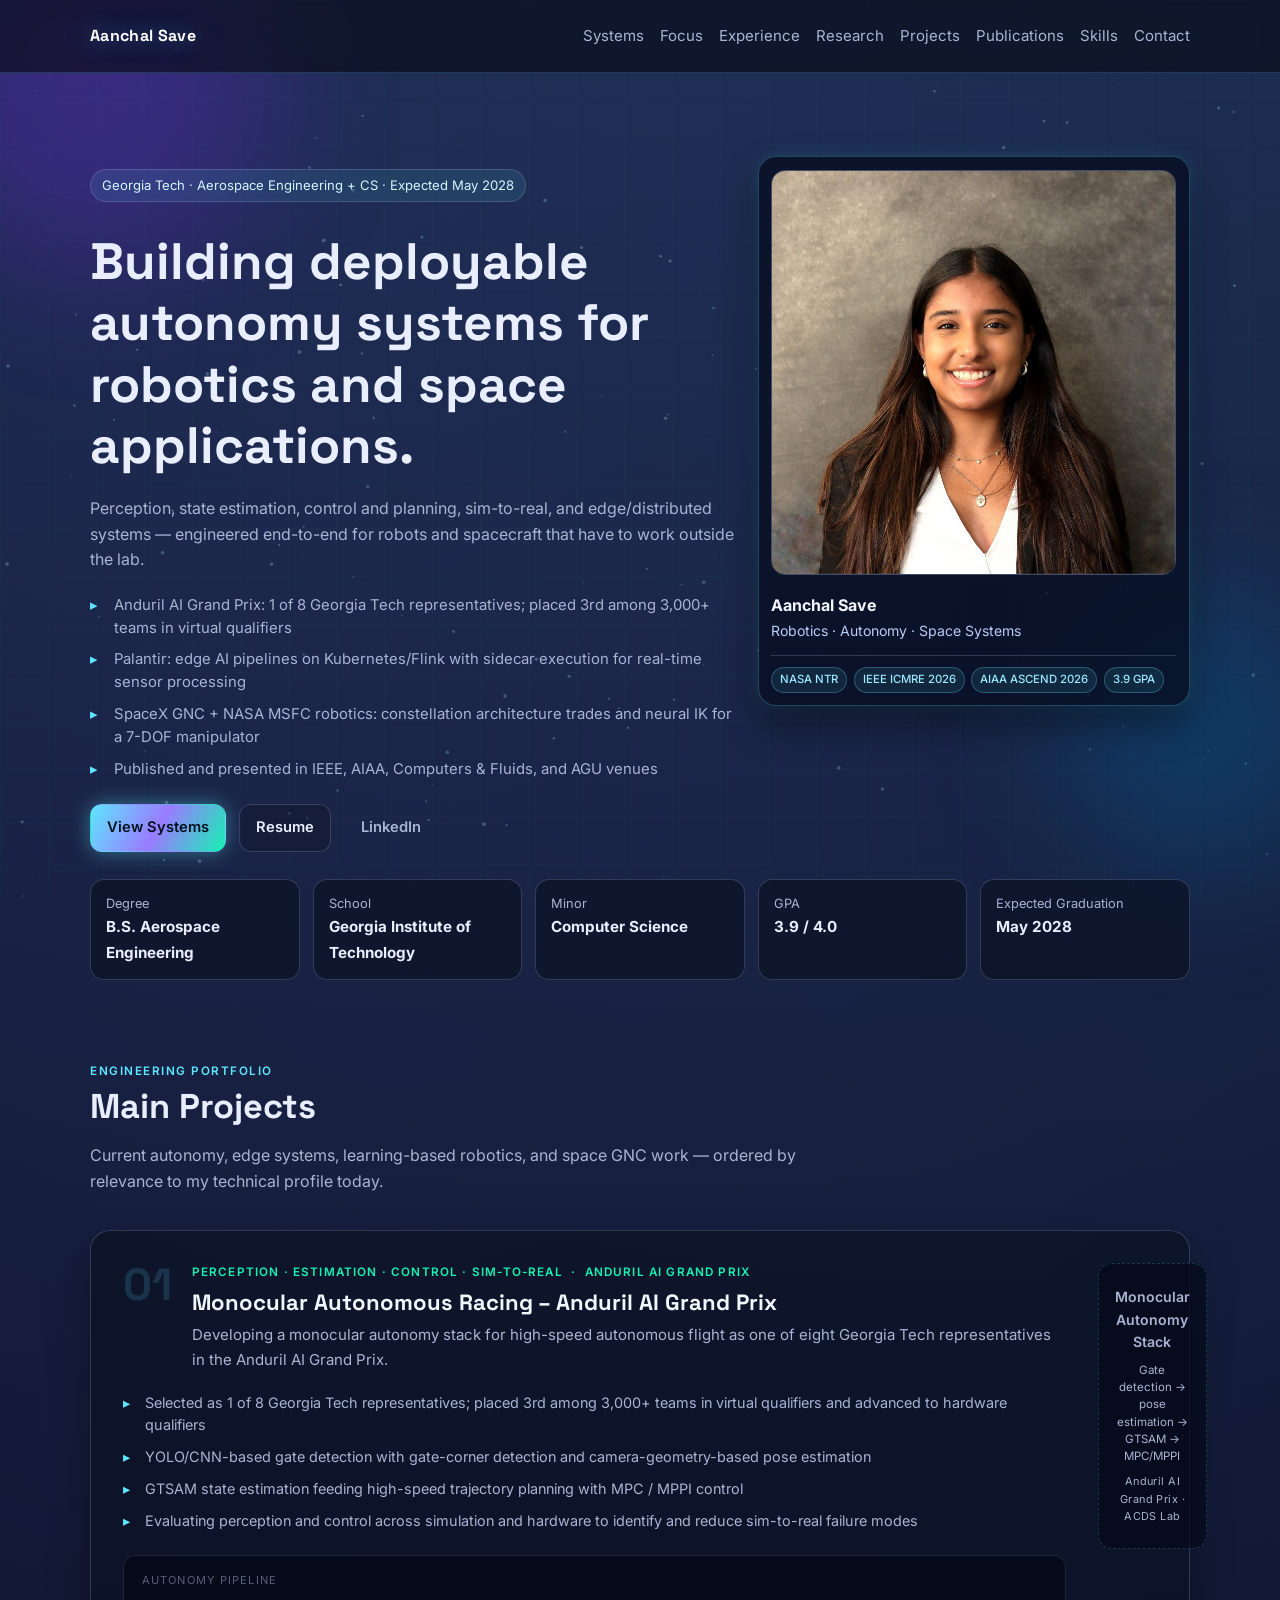
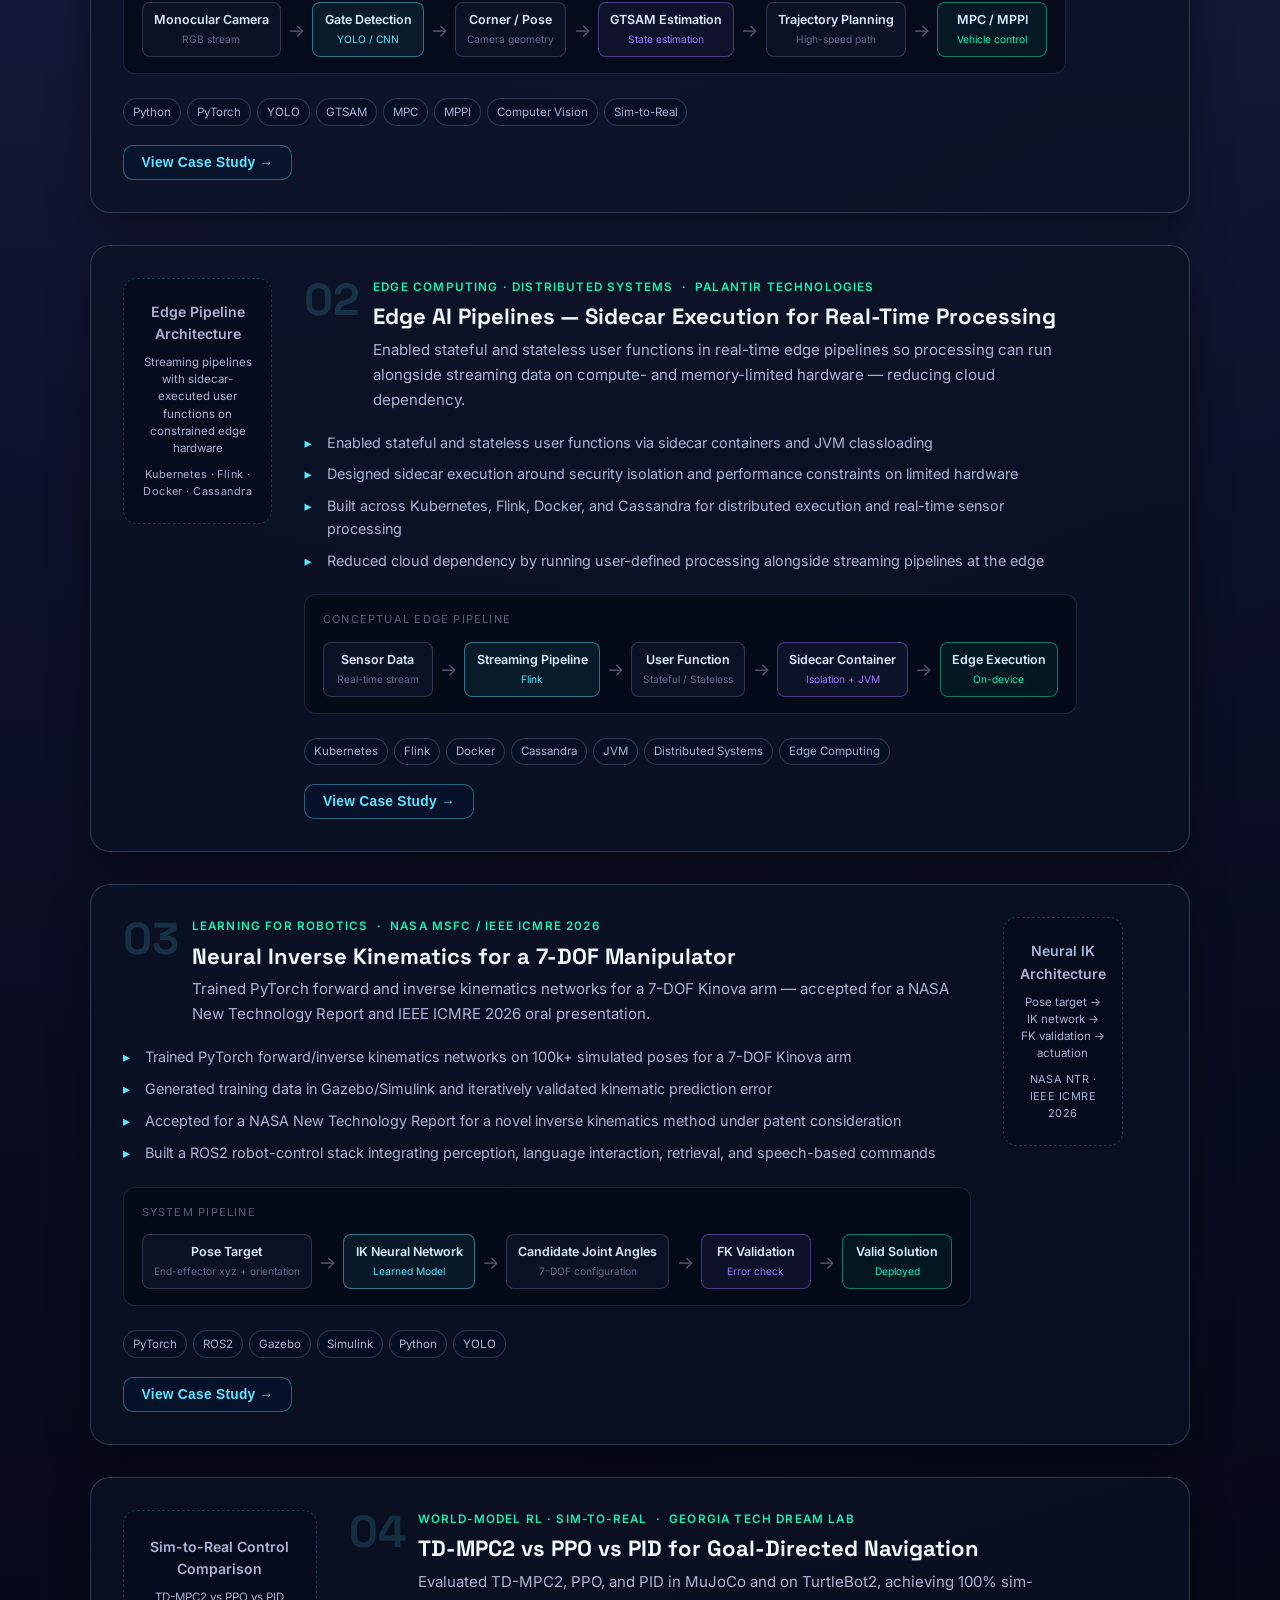
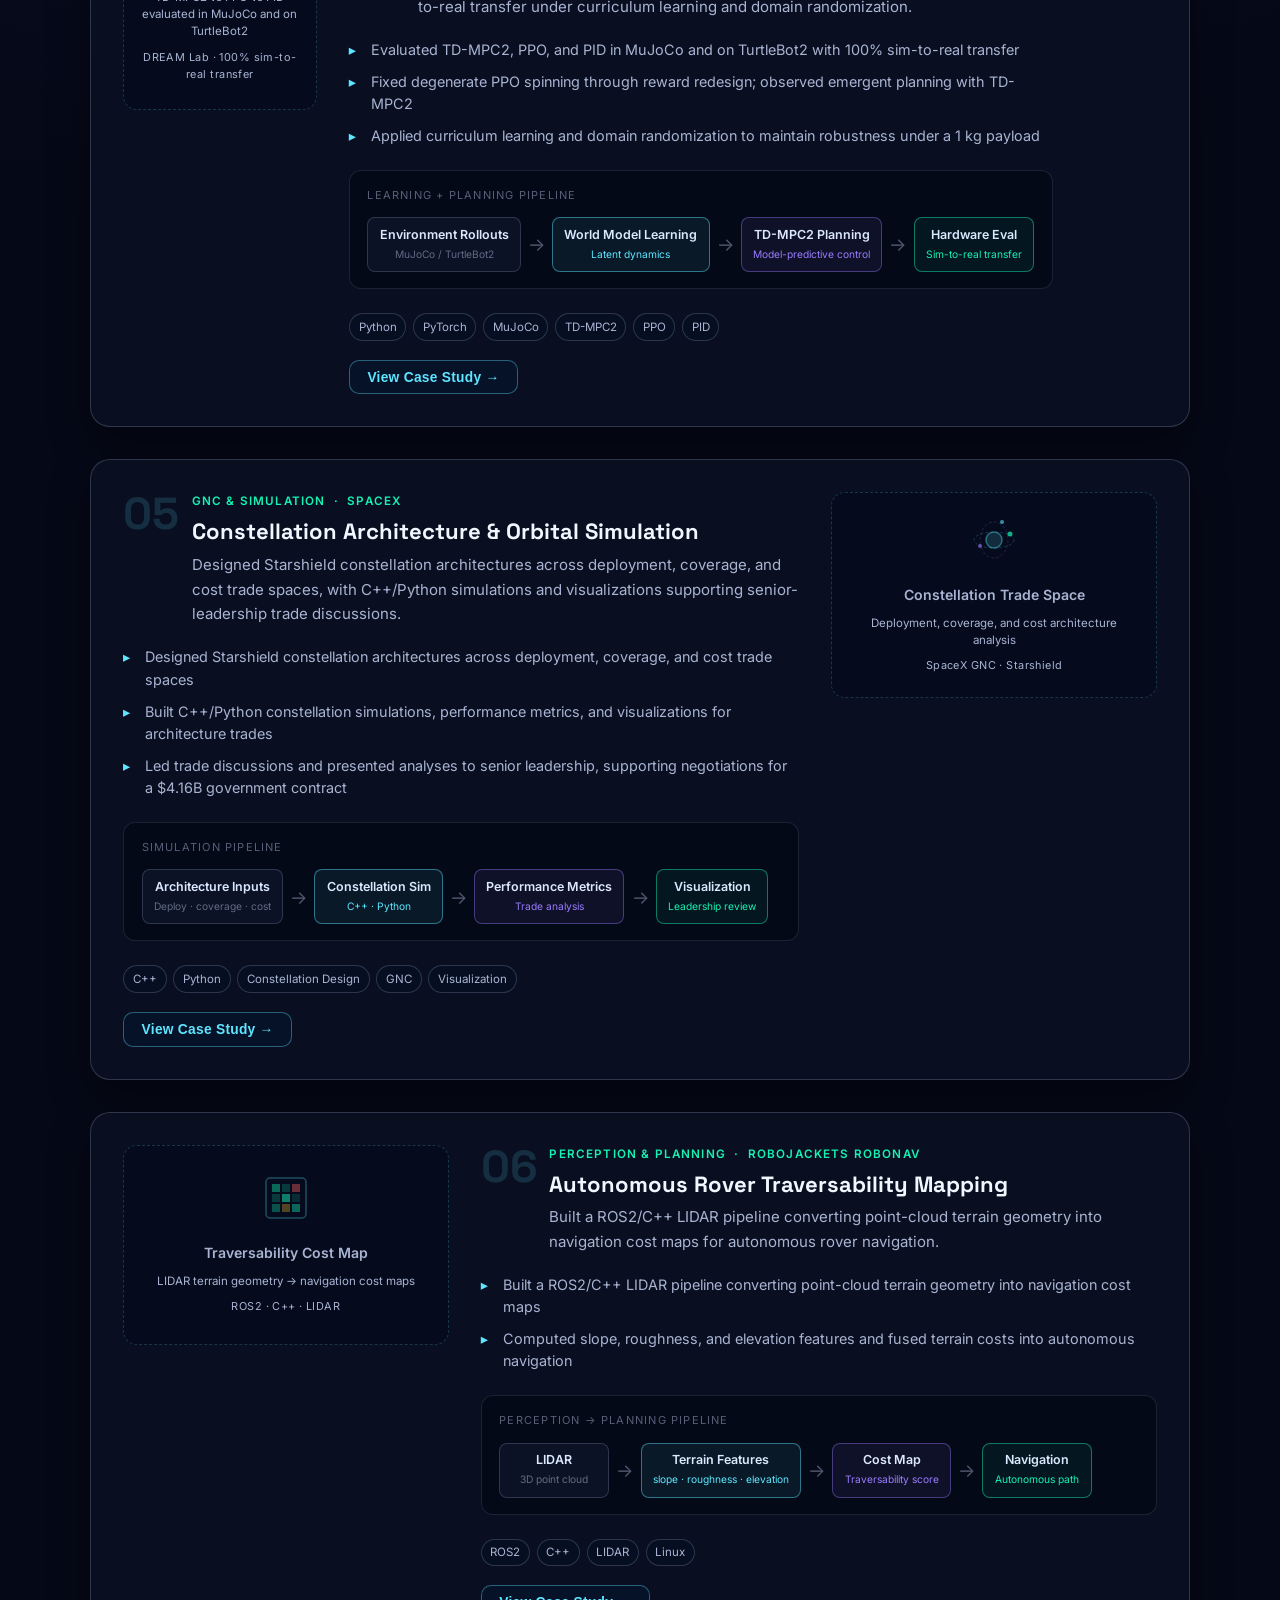
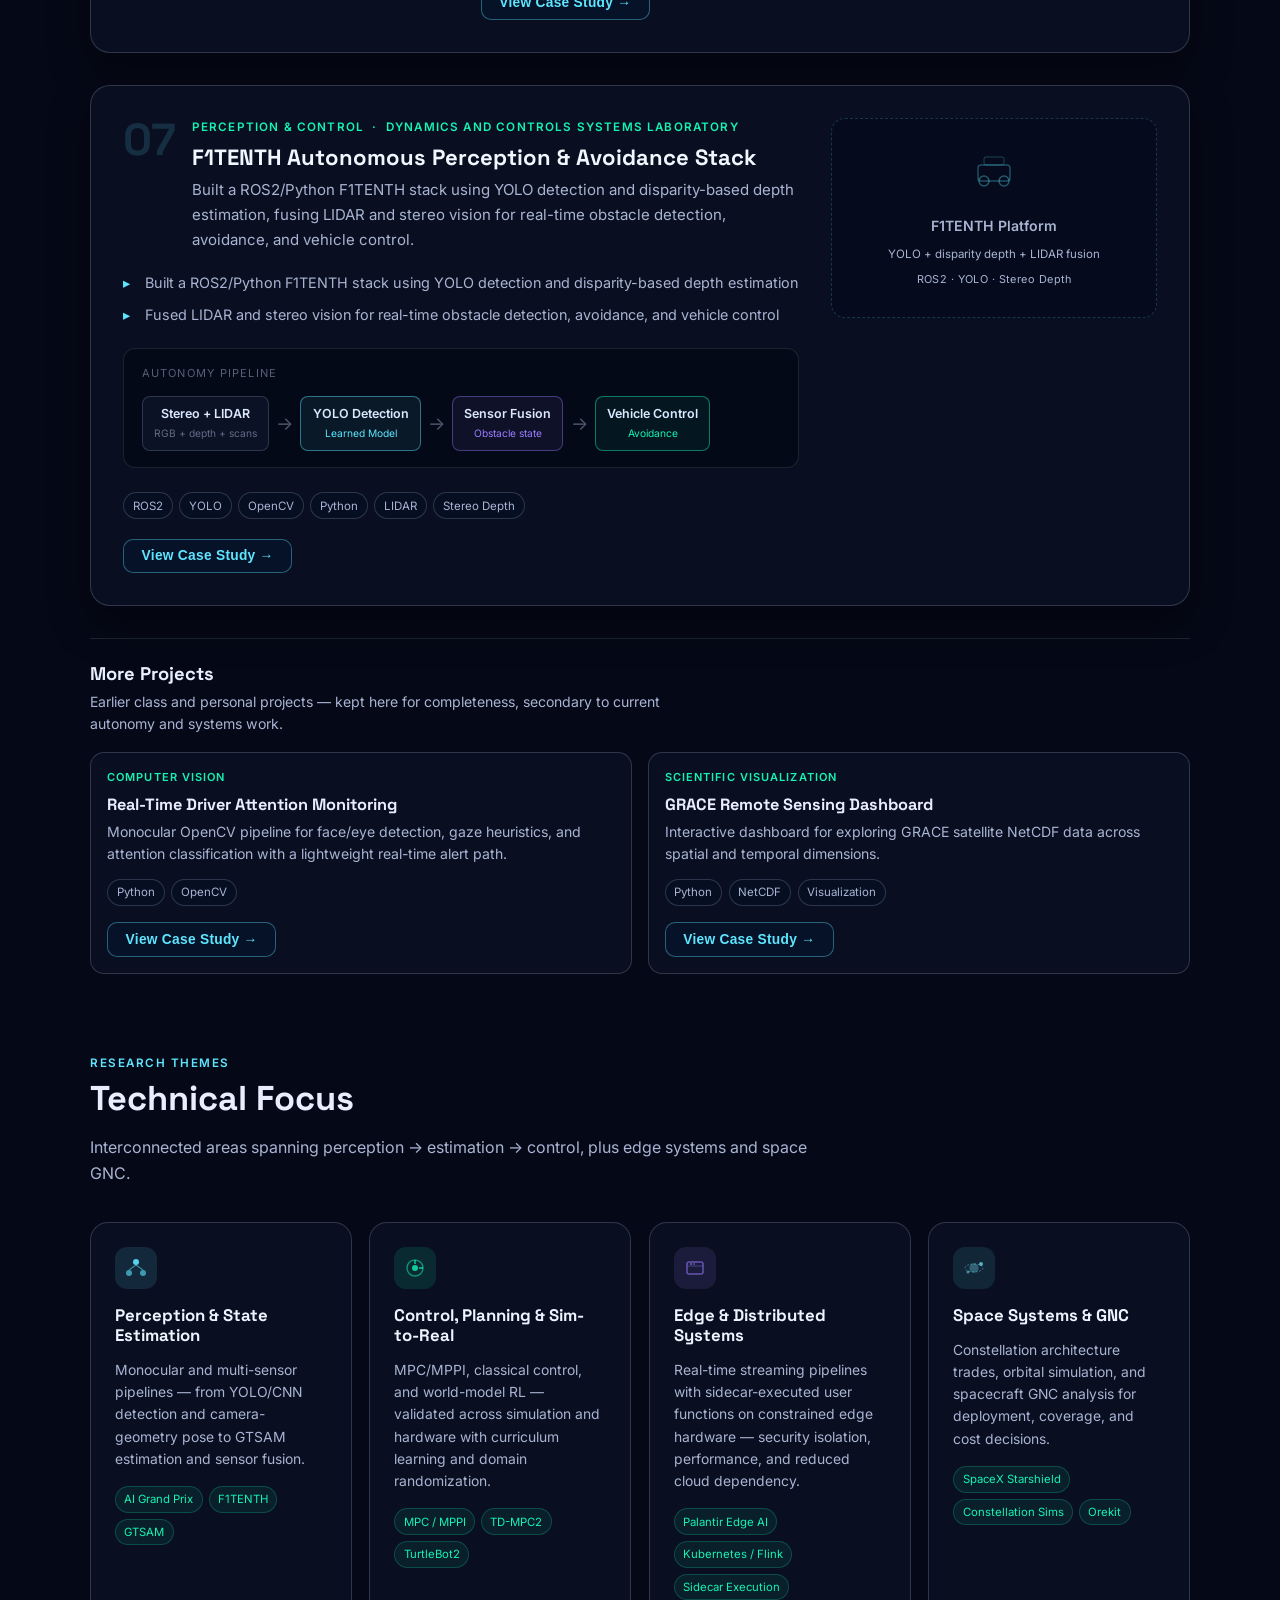
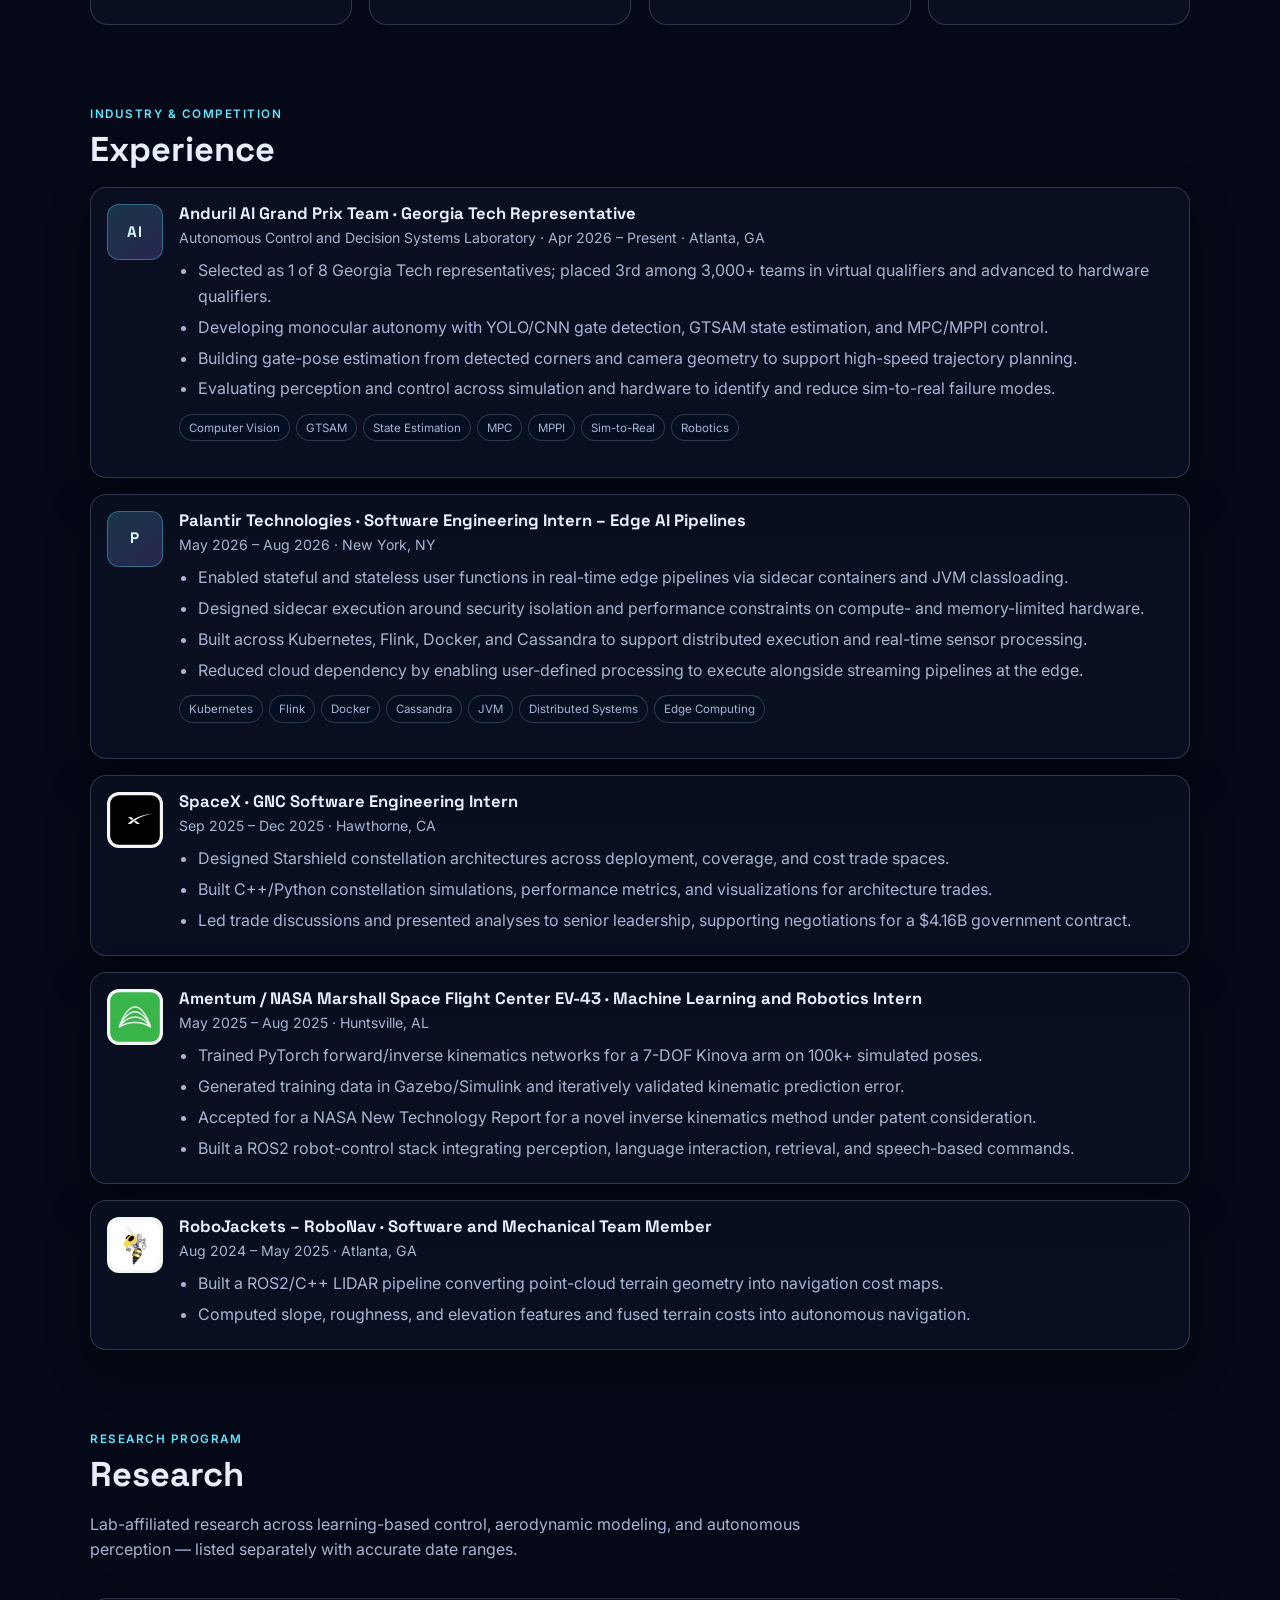
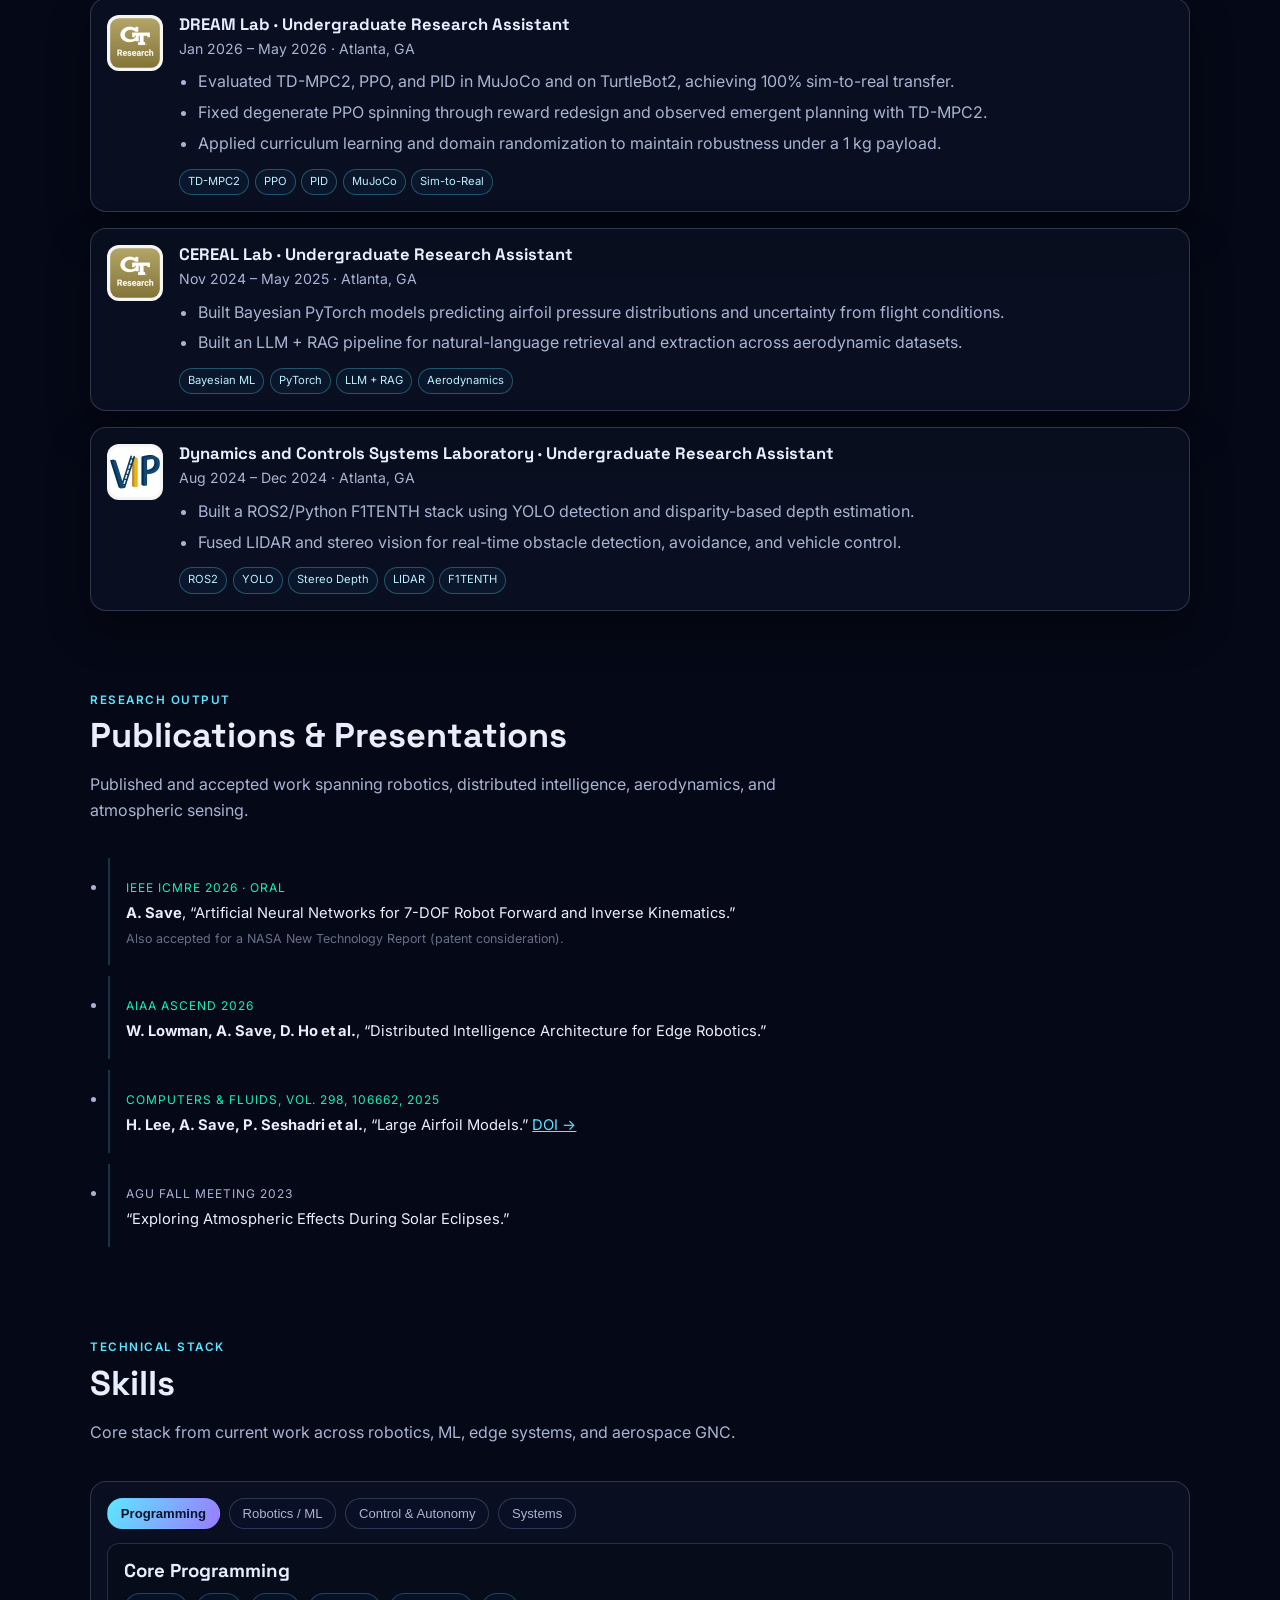
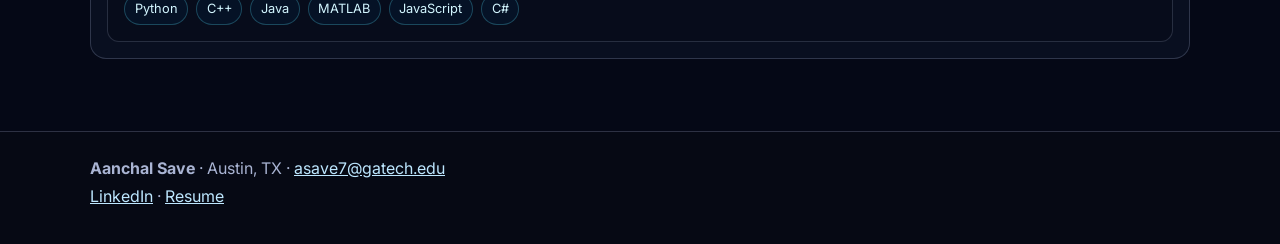
<file: index.html>
<!DOCTYPE html>
<html lang="en">
<head>
  <meta charset="UTF-8" />
  <meta name="viewport" content="width=device-width, initial-scale=1.0" />
  <title>Aanchal Save | Robotics &amp; Autonomous Systems Engineer</title>
  <meta
    name="description"
    content="Aanchal Save — building deployable autonomy systems for robotics and space applications. Perception, state estimation, control, edge systems. Georgia Tech, Anduril AI Grand Prix, Palantir, SpaceX, NASA."
  />
  <link rel="preconnect" href="https://fonts.googleapis.com" />
  <link rel="preconnect" href="https://fonts.gstatic.com" crossorigin />
  <link
    href="https://fonts.googleapis.com/css2?family=Inter:wght@400;500;600;700;800&family=Space+Grotesk:wght@500;600;700&display=swap"
    rel="stylesheet"
  />
  <link rel="stylesheet" href="styles.css" />
</head>
<body>
  <canvas id="starfield" aria-hidden="true"></canvas>
  <div class="bg-glow bg-glow-1"></div>
  <div class="bg-glow bg-glow-2"></div>

  <!-- NAVIGATION -->
  <header class="site-header" id="top">
    <div class="container nav-wrap">
      <a class="brand" href="#top">Aanchal Save</a>
      <button class="menu-toggle" aria-label="Toggle navigation" aria-expanded="false">Menu</button>
      <nav class="site-nav">
        <a href="#systems">Systems</a>
        <a href="#focus">Focus</a>
        <a href="#experience">Experience</a>
        <a href="#research">Research</a>
        <a href="#systems">Projects</a>
        <a href="#publications">Publications</a>
        <a href="#skills">Skills</a>
        <a href="#contact">Contact</a>
      </nav>
    </div>
  </header>

  <main>

    <!-- ===================== 1. HERO ===================== -->
    <section class="hero container">
      <div class="hero-layout">
        <div>
          <p class="eyebrow">Georgia Tech &middot; Aerospace Engineering + CS &middot; Expected May 2028</p>
          <h1>Building deployable autonomy systems for robotics and space applications.</h1>
          <p class="hero-copy">
            Perception, state estimation, control and planning, sim-to-real, and edge/distributed systems —
            engineered end-to-end for robots and spacecraft that have to work outside the lab.
          </p>
          <ul class="hero-bullets">
            <li>Anduril AI Grand Prix: 1 of 8 Georgia Tech representatives; placed 3rd among 3,000+ teams in virtual qualifiers</li>
            <li>Palantir: edge AI pipelines on Kubernetes/Flink with sidecar execution for real-time sensor processing</li>
            <li>SpaceX GNC + NASA MSFC robotics: constellation architecture trades and neural IK for a 7-DOF manipulator</li>
            <li>Published and presented in IEEE, AIAA, Computers &amp; Fluids, and AGU venues</li>
          </ul>
          <div class="hero-actions">
            <a class="btn btn-primary" href="#systems">View Systems</a>
            <a class="btn btn-secondary" href="./AanchalSaveResume2026.pdf" target="_blank" rel="noopener noreferrer">Resume</a>
            <a class="btn btn-ghost" href="https://www.linkedin.com/in/aanchal-save" target="_blank" rel="noopener noreferrer">LinkedIn</a>
          </div>
        </div>
        <aside class="profile-card">
          <img src="./Profile Photo.jpg" alt="Portrait of Aanchal Save" class="profile-photo" />
          <p class="profile-caption">Aanchal Save</p>
          <p class="profile-sub">Robotics &middot; Autonomy &middot; Space Systems</p>
          <div class="profile-badges">
            <span>NASA NTR</span>
            <span>IEEE ICMRE 2026</span>
            <span>AIAA ASCEND 2026</span>
            <span>3.9 GPA</span>
          </div>
        </aside>
      </div>
      <div class="quick-facts">
        <article><span>Degree</span><strong>B.S. Aerospace Engineering</strong></article>
        <article><span>School</span><strong>Georgia Institute of Technology</strong></article>
        <article><span>Minor</span><strong>Computer Science</strong></article>
        <article><span>GPA</span><strong>3.9 / 4.0</strong></article>
        <article><span>Expected Graduation</span><strong>May 2028</strong></article>
      </div>
    </section>

    <!-- ===================== 2. FEATURED SYSTEMS ===================== -->
    <section id="systems" class="section container">
      <div class="section-label">Engineering Portfolio</div>
      <h2>Main Projects</h2>
      <p class="section-intro">
        Current autonomy, edge systems, learning-based robotics, and space GNC work —
        ordered by relevance to my technical profile today.
      </p>

      <!-- SYSTEM 01: AI Grand Prix -->
      <div class="system-card" id="system-aigp">
        <div class="system-card-body">
          <div class="system-card-header">
            <div class="system-number">01</div>
            <div>
              <div class="system-tag">Perception &middot; Estimation &middot; Control &middot; Sim-to-Real &nbsp;&middot;&nbsp; Anduril AI Grand Prix</div>
              <h3>Monocular Autonomous Racing – Anduril AI Grand Prix</h3>
              <p class="system-hook">
                Developing a monocular autonomy stack for high-speed autonomous flight as one of eight
                Georgia Tech representatives in the Anduril AI Grand Prix.
              </p>
            </div>
          </div>
          <ul class="system-bullets">
            <li>Selected as 1 of 8 Georgia Tech representatives; placed 3rd among 3,000+ teams in virtual qualifiers and advanced to hardware qualifiers</li>
            <li>YOLO/CNN-based gate detection with gate-corner detection and camera-geometry-based pose estimation</li>
            <li>GTSAM state estimation feeding high-speed trajectory planning with MPC / MPPI control</li>
            <li>Evaluating perception and control across simulation and hardware to identify and reduce sim-to-real failure modes</li>
          </ul>
          <div class="pipeline-wrap">
            <div class="pipeline-label">Autonomy Pipeline</div>
            <div class="pipeline-diagram">
              <div class="pipeline-step">
                <span class="step-main">Monocular Camera</span>
                <span class="step-sub">RGB stream</span>
              </div>
              <div class="pipeline-arrow">&rarr;</div>
              <div class="pipeline-step highlight">
                <span class="step-main">Gate Detection</span>
                <span class="step-sub step-tag-brand">YOLO / CNN</span>
              </div>
              <div class="pipeline-arrow">&rarr;</div>
              <div class="pipeline-step">
                <span class="step-main">Corner / Pose</span>
                <span class="step-sub">Camera geometry</span>
              </div>
              <div class="pipeline-arrow">&rarr;</div>
              <div class="pipeline-step secondary">
                <span class="step-main">GTSAM Estimation</span>
                <span class="step-sub step-tag-purple">State estimation</span>
              </div>
              <div class="pipeline-arrow">&rarr;</div>
              <div class="pipeline-step">
                <span class="step-main">Trajectory Planning</span>
                <span class="step-sub">High-speed path</span>
              </div>
              <div class="pipeline-arrow">&rarr;</div>
              <div class="pipeline-step success">
                <span class="step-main">MPC / MPPI</span>
                <span class="step-sub step-tag-green">Vehicle control</span>
              </div>
            </div>
          </div>
          <div class="system-stack">
            <span>Python</span><span>PyTorch</span><span>YOLO</span><span>GTSAM</span><span>MPC</span><span>MPPI</span><span>Computer Vision</span><span>Sim-to-Real</span>
          </div>
          <button class="case-trigger" type="button" data-case-id="case-aigp">View Case Study &rarr;</button>
        </div>
        <div class="system-card-visual">
          <div class="img-placeholder">
            <p class="placeholder-title">Monocular Autonomy Stack</p>
            <p class="placeholder-note">Gate detection &rarr; pose estimation &rarr; GTSAM &rarr; MPC/MPPI</p>
            <p class="placeholder-meta">Anduril AI Grand Prix &middot; ACDS Lab</p>
          </div>
        </div>
      </div>

      <!-- SYSTEM 02: Palantir Edge AI -->
      <div class="system-card system-card-flip" id="system-palantir">
        <div class="system-card-visual">
          <div class="img-placeholder">
            <p class="placeholder-title">Edge Pipeline Architecture</p>
            <p class="placeholder-note">Streaming pipelines with sidecar-executed user functions on constrained edge hardware</p>
            <p class="placeholder-meta">Kubernetes &middot; Flink &middot; Docker &middot; Cassandra</p>
          </div>
        </div>
        <div class="system-card-body">
          <div class="system-card-header">
            <div class="system-number">02</div>
            <div>
              <div class="system-tag">Edge Computing &middot; Distributed Systems &nbsp;&middot;&nbsp; Palantir Technologies</div>
              <h3>Edge AI Pipelines — Sidecar Execution for Real-Time Processing</h3>
              <p class="system-hook">
                Enabled stateful and stateless user functions in real-time edge pipelines so processing
                can run alongside streaming data on compute- and memory-limited hardware — reducing cloud dependency.
              </p>
            </div>
          </div>
          <ul class="system-bullets">
            <li>Enabled stateful and stateless user functions via sidecar containers and JVM classloading</li>
            <li>Designed sidecar execution around security isolation and performance constraints on limited hardware</li>
            <li>Built across Kubernetes, Flink, Docker, and Cassandra for distributed execution and real-time sensor processing</li>
            <li>Reduced cloud dependency by running user-defined processing alongside streaming pipelines at the edge</li>
          </ul>
          <div class="pipeline-wrap">
            <div class="pipeline-label">Conceptual Edge Pipeline</div>
            <div class="pipeline-diagram">
              <div class="pipeline-step">
                <span class="step-main">Sensor Data</span>
                <span class="step-sub">Real-time stream</span>
              </div>
              <div class="pipeline-arrow">&rarr;</div>
              <div class="pipeline-step highlight">
                <span class="step-main">Streaming Pipeline</span>
                <span class="step-sub step-tag-brand">Flink</span>
              </div>
              <div class="pipeline-arrow">&rarr;</div>
              <div class="pipeline-step">
                <span class="step-main">User Function</span>
                <span class="step-sub">Stateful / Stateless</span>
              </div>
              <div class="pipeline-arrow">&rarr;</div>
              <div class="pipeline-step secondary">
                <span class="step-main">Sidecar Container</span>
                <span class="step-sub step-tag-purple">Isolation + JVM</span>
              </div>
              <div class="pipeline-arrow">&rarr;</div>
              <div class="pipeline-step success">
                <span class="step-main">Edge Execution</span>
                <span class="step-sub step-tag-green">On-device</span>
              </div>
            </div>
          </div>
          <div class="system-stack">
            <span>Kubernetes</span><span>Flink</span><span>Docker</span><span>Cassandra</span><span>JVM</span><span>Distributed Systems</span><span>Edge Computing</span>
          </div>
          <button class="case-trigger" type="button" data-case-id="case-palantir">View Case Study &rarr;</button>
        </div>
      </div>

      <!-- SYSTEM 03: Neural IK -->
      <div class="system-card" id="system-neural-ik">
        <div class="system-card-body">
          <div class="system-card-header">
            <div class="system-number">03</div>
            <div>
              <div class="system-tag">Learning for Robotics &nbsp;&middot;&nbsp; NASA MSFC / IEEE ICMRE 2026</div>
              <h3>Neural Inverse Kinematics for a 7-DOF Manipulator</h3>
              <p class="system-hook">
                Trained PyTorch forward and inverse kinematics networks for a 7-DOF Kinova arm —
                accepted for a NASA New Technology Report and IEEE ICMRE 2026 oral presentation.
              </p>
            </div>
          </div>
          <ul class="system-bullets">
            <li>Trained PyTorch forward/inverse kinematics networks on 100k+ simulated poses for a 7-DOF Kinova arm</li>
            <li>Generated training data in Gazebo/Simulink and iteratively validated kinematic prediction error</li>
            <li>Accepted for a NASA New Technology Report for a novel inverse kinematics method under patent consideration</li>
            <li>Built a ROS2 robot-control stack integrating perception, language interaction, retrieval, and speech-based commands</li>
          </ul>
          <div class="pipeline-wrap">
            <div class="pipeline-label">System Pipeline</div>
            <div class="pipeline-diagram">
              <div class="pipeline-step">
                <span class="step-main">Pose Target</span>
                <span class="step-sub">End-effector xyz + orientation</span>
              </div>
              <div class="pipeline-arrow">&rarr;</div>
              <div class="pipeline-step highlight">
                <span class="step-main">IK Neural Network</span>
                <span class="step-sub step-tag-brand">Learned Model</span>
              </div>
              <div class="pipeline-arrow">&rarr;</div>
              <div class="pipeline-step">
                <span class="step-main">Candidate Joint Angles</span>
                <span class="step-sub">7-DOF configuration</span>
              </div>
              <div class="pipeline-arrow">&rarr;</div>
              <div class="pipeline-step secondary">
                <span class="step-main">FK Validation</span>
                <span class="step-sub step-tag-purple">Error check</span>
              </div>
              <div class="pipeline-arrow">&rarr;</div>
              <div class="pipeline-step success">
                <span class="step-main">Valid Solution</span>
                <span class="step-sub step-tag-green">Deployed</span>
              </div>
            </div>
          </div>
          <div class="system-stack">
            <span>PyTorch</span><span>ROS2</span><span>Gazebo</span><span>Simulink</span><span>Python</span><span>YOLO</span>
          </div>
          <button class="case-trigger" type="button" data-case-id="case-neural-ik">View Case Study &rarr;</button>
        </div>
        <div class="system-card-visual">
          <div class="img-placeholder">
            <p class="placeholder-title">Neural IK Architecture</p>
            <p class="placeholder-note">Pose target &rarr; IK network &rarr; FK validation &rarr; actuation</p>
            <p class="placeholder-meta">NASA NTR &middot; IEEE ICMRE 2026</p>
          </div>
        </div>
      </div>

      <!-- SYSTEM 04: TD-MPC2 -->
      <div class="system-card system-card-flip" id="system-tdmpc2">
        <div class="system-card-visual">
          <div class="img-placeholder">
            <p class="placeholder-title">Sim-to-Real Control Comparison</p>
            <p class="placeholder-note">TD-MPC2 vs PPO vs PID evaluated in MuJoCo and on TurtleBot2</p>
            <p class="placeholder-meta">DREAM Lab &middot; 100% sim-to-real transfer</p>
          </div>
        </div>
        <div class="system-card-body">
          <div class="system-card-header">
            <div class="system-number">04</div>
            <div>
              <div class="system-tag">World-Model RL &middot; Sim-to-Real &nbsp;&middot;&nbsp; Georgia Tech DREAM Lab</div>
              <h3>TD-MPC2 vs PPO vs PID for Goal-Directed Navigation</h3>
              <p class="system-hook">
                Evaluated TD-MPC2, PPO, and PID in MuJoCo and on TurtleBot2, achieving 100% sim-to-real transfer
                under curriculum learning and domain randomization.
              </p>
            </div>
          </div>
          <ul class="system-bullets">
            <li>Evaluated TD-MPC2, PPO, and PID in MuJoCo and on TurtleBot2 with 100% sim-to-real transfer</li>
            <li>Fixed degenerate PPO spinning through reward redesign; observed emergent planning with TD-MPC2</li>
            <li>Applied curriculum learning and domain randomization to maintain robustness under a 1 kg payload</li>
          </ul>
          <div class="pipeline-wrap">
            <div class="pipeline-label">Learning + Planning Pipeline</div>
            <div class="pipeline-diagram">
              <div class="pipeline-step">
                <span class="step-main">Environment Rollouts</span>
                <span class="step-sub">MuJoCo / TurtleBot2</span>
              </div>
              <div class="pipeline-arrow">&rarr;</div>
              <div class="pipeline-step highlight">
                <span class="step-main">World Model Learning</span>
                <span class="step-sub step-tag-brand">Latent dynamics</span>
              </div>
              <div class="pipeline-arrow">&rarr;</div>
              <div class="pipeline-step secondary">
                <span class="step-main">TD-MPC2 Planning</span>
                <span class="step-sub step-tag-purple">Model-predictive control</span>
              </div>
              <div class="pipeline-arrow">&rarr;</div>
              <div class="pipeline-step success">
                <span class="step-main">Hardware Eval</span>
                <span class="step-sub step-tag-green">Sim-to-real transfer</span>
              </div>
            </div>
          </div>
          <div class="system-stack">
            <span>Python</span><span>PyTorch</span><span>MuJoCo</span><span>TD-MPC2</span><span>PPO</span><span>PID</span>
          </div>
          <button class="case-trigger" type="button" data-case-id="case-tdmpc">View Case Study &rarr;</button>
        </div>
      </div>

      <!-- SYSTEM 05: Orbital / SpaceX -->
      <div class="system-card" id="system-orbital">
        <div class="system-card-body">
          <div class="system-card-header">
            <div class="system-number">05</div>
            <div>
              <div class="system-tag">GNC &amp; Simulation &nbsp;&middot;&nbsp; SpaceX</div>
              <h3>Constellation Architecture &amp; Orbital Simulation</h3>
              <p class="system-hook">
                Designed Starshield constellation architectures across deployment, coverage, and cost trade spaces,
                with C++/Python simulations and visualizations supporting senior-leadership trade discussions.
              </p>
            </div>
          </div>
          <ul class="system-bullets">
            <li>Designed Starshield constellation architectures across deployment, coverage, and cost trade spaces</li>
            <li>Built C++/Python constellation simulations, performance metrics, and visualizations for architecture trades</li>
            <li>Led trade discussions and presented analyses to senior leadership, supporting negotiations for a $4.16B government contract</li>
          </ul>
          <div class="pipeline-wrap">
            <div class="pipeline-label">Simulation Pipeline</div>
            <div class="pipeline-diagram">
              <div class="pipeline-step">
                <span class="step-main">Architecture Inputs</span>
                <span class="step-sub">Deploy &middot; coverage &middot; cost</span>
              </div>
              <div class="pipeline-arrow">&rarr;</div>
              <div class="pipeline-step highlight">
                <span class="step-main">Constellation Sim</span>
                <span class="step-sub step-tag-brand">C++ &middot; Python</span>
              </div>
              <div class="pipeline-arrow">&rarr;</div>
              <div class="pipeline-step secondary">
                <span class="step-main">Performance Metrics</span>
                <span class="step-sub step-tag-purple">Trade analysis</span>
              </div>
              <div class="pipeline-arrow">&rarr;</div>
              <div class="pipeline-step success">
                <span class="step-main">Visualization</span>
                <span class="step-sub step-tag-green">Leadership review</span>
              </div>
            </div>
          </div>
          <div class="system-stack">
            <span>C++</span><span>Python</span><span>Constellation Design</span><span>GNC</span><span>Visualization</span>
          </div>
          <button class="case-trigger" type="button" data-case-id="case-orbital">View Case Study &rarr;</button>
        </div>
        <div class="system-card-visual">
          <div class="img-placeholder">
            <div class="placeholder-icon">
              <svg width="48" height="48" viewBox="0 0 48 48" fill="none" xmlns="http://www.w3.org/2000/svg">
                <circle cx="24" cy="24" r="8" fill="rgba(94,230,255,0.15)" stroke="rgba(94,230,255,0.4)" stroke-width="1.5"/>
                <ellipse cx="24" cy="24" rx="20" ry="8" stroke="rgba(94,230,255,0.2)" stroke-width="1" stroke-dasharray="3 2"/>
                <ellipse cx="24" cy="24" rx="14" ry="18" stroke="rgba(154,123,255,0.2)" stroke-width="1" stroke-dasharray="3 2"/>
                <circle cx="40" cy="18" r="2.5" fill="rgba(22,242,179,0.7)"/>
                <circle cx="32" cy="6" r="2" fill="rgba(94,230,255,0.6)"/>
                <circle cx="10" cy="30" r="2" fill="rgba(154,123,255,0.6)"/>
              </svg>
            </div>
            <p class="placeholder-title">Constellation Trade Space</p>
            <p class="placeholder-note">Deployment, coverage, and cost architecture analysis</p>
            <p class="placeholder-meta">SpaceX GNC &middot; Starshield</p>
          </div>
        </div>
      </div>

      <!-- SYSTEM 06: Rover Traversability -->
      <div class="system-card system-card-flip" id="system-rover">
        <div class="system-card-visual">
          <div class="img-placeholder">
            <div class="placeholder-icon">
              <svg width="48" height="48" viewBox="0 0 48 48" fill="none" xmlns="http://www.w3.org/2000/svg">
                <rect x="4" y="4" width="40" height="40" rx="4" stroke="rgba(94,230,255,0.3)" stroke-width="1.5"/>
                <rect x="10" y="10" width="8" height="8" fill="rgba(22,242,179,0.4)"/>
                <rect x="20" y="10" width="8" height="8" fill="rgba(22,242,179,0.2)"/>
                <rect x="30" y="10" width="8" height="8" fill="rgba(255,100,100,0.4)"/>
                <rect x="10" y="20" width="8" height="8" fill="rgba(22,242,179,0.2)"/>
                <rect x="20" y="20" width="8" height="8" fill="rgba(22,242,179,0.5)"/>
                <rect x="30" y="20" width="8" height="8" fill="rgba(22,242,179,0.15)"/>
                <rect x="10" y="30" width="8" height="8" fill="rgba(22,242,179,0.3)"/>
                <rect x="20" y="30" width="8" height="8" fill="rgba(255,200,50,0.3)"/>
                <rect x="30" y="30" width="8" height="8" fill="rgba(22,242,179,0.4)"/>
              </svg>
            </div>
            <p class="placeholder-title">Traversability Cost Map</p>
            <p class="placeholder-note">LIDAR terrain geometry &rarr; navigation cost maps</p>
            <p class="placeholder-meta">ROS2 &middot; C++ &middot; LIDAR</p>
          </div>
        </div>
        <div class="system-card-body">
          <div class="system-card-header">
            <div class="system-number">06</div>
            <div>
              <div class="system-tag">Perception &amp; Planning &nbsp;&middot;&nbsp; RoboJackets RoboNav</div>
              <h3>Autonomous Rover Traversability Mapping</h3>
              <p class="system-hook">
                Built a ROS2/C++ LIDAR pipeline converting point-cloud terrain geometry into navigation cost maps
                for autonomous rover navigation.
              </p>
            </div>
          </div>
          <ul class="system-bullets">
            <li>Built a ROS2/C++ LIDAR pipeline converting point-cloud terrain geometry into navigation cost maps</li>
            <li>Computed slope, roughness, and elevation features and fused terrain costs into autonomous navigation</li>
          </ul>
          <div class="pipeline-wrap">
            <div class="pipeline-label">Perception &rarr; Planning Pipeline</div>
            <div class="pipeline-diagram">
              <div class="pipeline-step">
                <span class="step-main">LIDAR</span>
                <span class="step-sub">3D point cloud</span>
              </div>
              <div class="pipeline-arrow">&rarr;</div>
              <div class="pipeline-step highlight">
                <span class="step-main">Terrain Features</span>
                <span class="step-sub step-tag-brand">slope &middot; roughness &middot; elevation</span>
              </div>
              <div class="pipeline-arrow">&rarr;</div>
              <div class="pipeline-step secondary">
                <span class="step-main">Cost Map</span>
                <span class="step-sub step-tag-purple">Traversability score</span>
              </div>
              <div class="pipeline-arrow">&rarr;</div>
              <div class="pipeline-step success">
                <span class="step-main">Navigation</span>
                <span class="step-sub step-tag-green">Autonomous path</span>
              </div>
            </div>
          </div>
          <div class="system-stack">
            <span>ROS2</span><span>C++</span><span>LIDAR</span><span>Linux</span>
          </div>
          <button class="case-trigger" type="button" data-case-id="case-rover">View Case Study &rarr;</button>
        </div>
      </div>

      <!-- SYSTEM 07: F1TENTH -->
      <div class="system-card" id="system-f1tenth">
        <div class="system-card-body">
          <div class="system-card-header">
            <div class="system-number">07</div>
            <div>
              <div class="system-tag">Perception &amp; Control &nbsp;&middot;&nbsp; Dynamics and Controls Systems Laboratory</div>
              <h3>F1TENTH Autonomous Perception &amp; Avoidance Stack</h3>
              <p class="system-hook">
                Built a ROS2/Python F1TENTH stack using YOLO detection and disparity-based depth estimation,
                fusing LIDAR and stereo vision for real-time obstacle detection, avoidance, and vehicle control.
              </p>
            </div>
          </div>
          <ul class="system-bullets">
            <li>Built a ROS2/Python F1TENTH stack using YOLO detection and disparity-based depth estimation</li>
            <li>Fused LIDAR and stereo vision for real-time obstacle detection, avoidance, and vehicle control</li>
          </ul>
          <div class="pipeline-wrap">
            <div class="pipeline-label">Autonomy Pipeline</div>
            <div class="pipeline-diagram">
              <div class="pipeline-step">
                <span class="step-main">Stereo + LIDAR</span>
                <span class="step-sub">RGB + depth + scans</span>
              </div>
              <div class="pipeline-arrow">&rarr;</div>
              <div class="pipeline-step highlight">
                <span class="step-main">YOLO Detection</span>
                <span class="step-sub step-tag-brand">Learned Model</span>
              </div>
              <div class="pipeline-arrow">&rarr;</div>
              <div class="pipeline-step secondary">
                <span class="step-main">Sensor Fusion</span>
                <span class="step-sub step-tag-purple">Obstacle state</span>
              </div>
              <div class="pipeline-arrow">&rarr;</div>
              <div class="pipeline-step success">
                <span class="step-main">Vehicle Control</span>
                <span class="step-sub step-tag-green">Avoidance</span>
              </div>
            </div>
          </div>
          <div class="system-stack">
            <span>ROS2</span><span>YOLO</span><span>OpenCV</span><span>Python</span><span>LIDAR</span><span>Stereo Depth</span>
          </div>
          <button class="case-trigger" type="button" data-case-id="case-f1tenth">View Case Study &rarr;</button>
        </div>
        <div class="system-card-visual">
          <div class="img-placeholder">
            <div class="placeholder-icon">
              <svg width="48" height="48" viewBox="0 0 48 48" fill="none" xmlns="http://www.w3.org/2000/svg">
                <rect x="8" y="18" width="32" height="16" rx="3" stroke="rgba(94,230,255,0.3)" stroke-width="1.5"/>
                <circle cx="14" cy="34" r="5" stroke="rgba(94,230,255,0.35)" stroke-width="1.5"/>
                <circle cx="34" cy="34" r="5" stroke="rgba(94,230,255,0.35)" stroke-width="1.5"/>
                <rect x="14" y="10" width="20" height="8" rx="2" stroke="rgba(94,230,255,0.25)" stroke-width="1"/>
              </svg>
            </div>
            <p class="placeholder-title">F1TENTH Platform</p>
            <p class="placeholder-note">YOLO + disparity depth + LIDAR fusion</p>
            <p class="placeholder-meta">ROS2 &middot; YOLO &middot; Stereo Depth</p>
          </div>
        </div>
      </div>

      <!-- More / older projects -->
      <div class="more-projects" id="more-projects">
        <div class="more-projects-header">
          <h3>More Projects</h3>
          <p>Earlier class and personal projects — kept here for completeness, secondary to current autonomy and systems work.</p>
        </div>
        <div class="grid-2">
          <article class="mini-card">
            <div class="mini-card-tag">Computer Vision</div>
            <h3>Real-Time Driver Attention Monitoring</h3>
            <p>Monocular OpenCV pipeline for face/eye detection, gaze heuristics, and attention classification with a lightweight real-time alert path.</p>
            <div class="system-stack">
              <span>Python</span><span>OpenCV</span>
            </div>
            <button class="case-trigger" type="button" data-case-id="case-eye-tracker">View Case Study &rarr;</button>
          </article>
          <article class="mini-card">
            <div class="mini-card-tag">Scientific Visualization</div>
            <h3>GRACE Remote Sensing Dashboard</h3>
            <p>Interactive dashboard for exploring GRACE satellite NetCDF data across spatial and temporal dimensions.</p>
            <div class="system-stack">
              <span>Python</span><span>NetCDF</span><span>Visualization</span>
            </div>
            <button class="case-trigger" type="button" data-case-id="case-grace">View Case Study &rarr;</button>
          </article>
        </div>
      </div>
    </section>

    <!-- ===================== 3. TECHNICAL FOCUS ===================== -->
    <section id="focus" class="section container">
      <div class="section-label">Research Themes</div>
      <h2>Technical Focus</h2>
      <p class="section-intro">
        Interconnected areas spanning perception &rarr; estimation &rarr; control, plus edge systems and space GNC.
      </p>
      <div class="focus-grid">
        <div class="focus-card">
          <div class="focus-icon-wrap focus-icon-blue">
            <svg width="22" height="22" viewBox="0 0 22 22" fill="none"><circle cx="11" cy="5" r="3" fill="currentColor" opacity="0.9"/><circle cx="4" cy="16" r="3" fill="currentColor" opacity="0.6"/><circle cx="18" cy="16" r="3" fill="currentColor" opacity="0.6"/><line x1="11" y1="8" x2="4" y2="13" stroke="currentColor" stroke-width="1.2" opacity="0.5"/><line x1="11" y1="8" x2="18" y2="13" stroke="currentColor" stroke-width="1.2" opacity="0.5"/></svg>
          </div>
          <h3>Perception &amp; State Estimation</h3>
          <p>Monocular and multi-sensor pipelines — from YOLO/CNN detection and camera-geometry pose to GTSAM estimation and sensor fusion.</p>
          <div class="focus-projects">
            <span>AI Grand Prix</span>
            <span>F1TENTH</span>
            <span>GTSAM</span>
          </div>
        </div>
        <div class="focus-card">
          <div class="focus-icon-wrap focus-icon-green">
            <svg width="22" height="22" viewBox="0 0 22 22" fill="none"><circle cx="11" cy="11" r="8" stroke="currentColor" stroke-width="1.5" opacity="0.5"/><circle cx="11" cy="11" r="3" fill="currentColor" opacity="0.8"/><line x1="11" y1="3" x2="11" y2="7" stroke="currentColor" stroke-width="1.2"/><line x1="19" y1="11" x2="15" y2="11" stroke="currentColor" stroke-width="1.2"/></svg>
          </div>
          <h3>Control, Planning &amp; Sim-to-Real</h3>
          <p>MPC/MPPI, classical control, and world-model RL — validated across simulation and hardware with curriculum learning and domain randomization.</p>
          <div class="focus-projects">
            <span>MPC / MPPI</span>
            <span>TD-MPC2</span>
            <span>TurtleBot2</span>
          </div>
        </div>
        <div class="focus-card">
          <div class="focus-icon-wrap focus-icon-purple">
            <svg width="22" height="22" viewBox="0 0 22 22" fill="none"><rect x="3" y="5" width="16" height="12" rx="2" stroke="currentColor" stroke-width="1.5" opacity="0.6"/><line x1="3" y1="9" x2="19" y2="9" stroke="currentColor" stroke-width="1" opacity="0.4"/><circle cx="7" cy="7" r="1" fill="currentColor" opacity="0.7"/><circle cx="10" cy="7" r="1" fill="currentColor" opacity="0.5"/></svg>
          </div>
          <h3>Edge &amp; Distributed Systems</h3>
          <p>Real-time streaming pipelines with sidecar-executed user functions on constrained edge hardware — security isolation, performance, and reduced cloud dependency.</p>
          <div class="focus-projects">
            <span>Palantir Edge AI</span>
            <span>Kubernetes / Flink</span>
            <span>Sidecar Execution</span>
          </div>
        </div>
        <div class="focus-card">
          <div class="focus-icon-wrap focus-icon-cyan">
            <svg width="22" height="22" viewBox="0 0 22 22" fill="none"><circle cx="11" cy="11" r="4" fill="currentColor" opacity="0.3" stroke="currentColor" stroke-width="1.5"/><ellipse cx="11" cy="11" rx="9" ry="4" stroke="currentColor" stroke-width="1" opacity="0.4" stroke-dasharray="2 1.5"/><circle cx="18" cy="7" r="2" fill="currentColor" opacity="0.7"/><circle cx="5" cy="15" r="1.5" fill="currentColor" opacity="0.5"/></svg>
          </div>
          <h3>Space Systems &amp; GNC</h3>
          <p>Constellation architecture trades, orbital simulation, and spacecraft GNC analysis for deployment, coverage, and cost decisions.</p>
          <div class="focus-projects">
            <span>SpaceX Starshield</span>
            <span>Constellation Sims</span>
            <span>Orekit</span>
          </div>
        </div>
      </div>
    </section>

    <!-- ===================== EXPERIENCE ===================== -->
    <section id="experience" class="section container">
      <div class="section-label">Industry &amp; Competition</div>
      <h2>Experience</h2>
      <div class="timeline">

        <article class="card">
          <div class="card-logo-fallback" aria-hidden="true">AI</div>
          <div>
            <h3>Anduril AI Grand Prix Team &middot; Georgia Tech Representative</h3>
            <p class="meta">Autonomous Control and Decision Systems Laboratory &middot; Apr 2026 &ndash; Present &middot; Atlanta, GA</p>
            <ul>
              <li>Selected as 1 of 8 Georgia Tech representatives; placed 3rd among 3,000+ teams in virtual qualifiers and advanced to hardware qualifiers.</li>
              <li>Developing monocular autonomy with YOLO/CNN gate detection, GTSAM state estimation, and MPC/MPPI control.</li>
              <li>Building gate-pose estimation from detected corners and camera geometry to support high-speed trajectory planning.</li>
              <li>Evaluating perception and control across simulation and hardware to identify and reduce sim-to-real failure modes.</li>
            </ul>
            <div class="system-stack">
              <span>Computer Vision</span><span>GTSAM</span><span>State Estimation</span><span>MPC</span><span>MPPI</span><span>Sim-to-Real</span><span>Robotics</span>
            </div>
          </div>
        </article>

        <article class="card">
          <div class="card-logo-fallback" aria-hidden="true">P</div>
          <div>
            <h3>Palantir Technologies &middot; Software Engineering Intern – Edge AI Pipelines</h3>
            <p class="meta">May 2026 &ndash; Aug 2026 &middot; New York, NY</p>
            <ul>
              <li>Enabled stateful and stateless user functions in real-time edge pipelines via sidecar containers and JVM classloading.</li>
              <li>Designed sidecar execution around security isolation and performance constraints on compute- and memory-limited hardware.</li>
              <li>Built across Kubernetes, Flink, Docker, and Cassandra to support distributed execution and real-time sensor processing.</li>
              <li>Reduced cloud dependency by enabling user-defined processing to execute alongside streaming pipelines at the edge.</li>
            </ul>
            <div class="system-stack">
              <span>Kubernetes</span><span>Flink</span><span>Docker</span><span>Cassandra</span><span>JVM</span><span>Distributed Systems</span><span>Edge Computing</span>
            </div>
          </div>
        </article>

        <article class="card">
          <img src="./spacex_logo.jpg" alt="SpaceX logo" />
          <div>
            <h3>SpaceX &middot; GNC Software Engineering Intern</h3>
            <p class="meta">Sep 2025 &ndash; Dec 2025 &middot; Hawthorne, CA</p>
            <ul>
              <li>Designed Starshield constellation architectures across deployment, coverage, and cost trade spaces.</li>
              <li>Built C++/Python constellation simulations, performance metrics, and visualizations for architecture trades.</li>
              <li>Led trade discussions and presented analyses to senior leadership, supporting negotiations for a $4.16B government contract.</li>
            </ul>
          </div>
        </article>

        <article class="card">
          <img src="./amentumcorp_logo.jpg" alt="Amentum logo" />
          <div>
            <h3>Amentum / NASA Marshall Space Flight Center EV-43 &middot; Machine Learning and Robotics Intern</h3>
            <p class="meta">May 2025 &ndash; Aug 2025 &middot; Huntsville, AL</p>
            <ul>
              <li>Trained PyTorch forward/inverse kinematics networks for a 7-DOF Kinova arm on 100k+ simulated poses.</li>
              <li>Generated training data in Gazebo/Simulink and iteratively validated kinematic prediction error.</li>
              <li>Accepted for a NASA New Technology Report for a novel inverse kinematics method under patent consideration.</li>
              <li>Built a ROS2 robot-control stack integrating perception, language interaction, retrieval, and speech-based commands.</li>
            </ul>
          </div>
        </article>

        <article class="card">
          <img src="./georgia_tech_robojackets_logo.jpg" alt="RoboJackets logo" />
          <div>
            <h3>RoboJackets – RoboNav &middot; Software and Mechanical Team Member</h3>
            <p class="meta">Aug 2024 &ndash; May 2025 &middot; Atlanta, GA</p>
            <ul>
              <li>Built a ROS2/C++ LIDAR pipeline converting point-cloud terrain geometry into navigation cost maps.</li>
              <li>Computed slope, roughness, and elevation features and fused terrain costs into autonomous navigation.</li>
            </ul>
          </div>
        </article>

      </div>
    </section>

    <!-- ===================== RESEARCH ===================== -->
    <section id="research" class="section container">
      <div class="section-label">Research Program</div>
      <h2>Research</h2>
      <p class="section-intro">
        Lab-affiliated research across learning-based control, aerodynamic modeling, and autonomous perception —
        listed separately with accurate date ranges.
      </p>
      <div class="timeline">

        <article class="card">
          <img src="./research_at_georgia_tech_logo.jpg" alt="Georgia Tech Research logo" />
          <div>
            <h3>DREAM Lab &middot; Undergraduate Research Assistant</h3>
            <p class="meta">Jan 2026 &ndash; May 2026 &middot; Atlanta, GA</p>
            <ul>
              <li>Evaluated TD-MPC2, PPO, and PID in MuJoCo and on TurtleBot2, achieving 100% sim-to-real transfer.</li>
              <li>Fixed degenerate PPO spinning through reward redesign and observed emergent planning with TD-MPC2.</li>
              <li>Applied curriculum learning and domain randomization to maintain robustness under a 1 kg payload.</li>
            </ul>
            <div class="research-tags">
              <span>TD-MPC2</span><span>PPO</span><span>PID</span><span>MuJoCo</span><span>Sim-to-Real</span>
            </div>
          </div>
        </article>

        <article class="card">
          <img src="./research_at_georgia_tech_logo.jpg" alt="Georgia Tech Research logo" />
          <div>
            <h3>CEREAL Lab &middot; Undergraduate Research Assistant</h3>
            <p class="meta">Nov 2024 &ndash; May 2025 &middot; Atlanta, GA</p>
            <ul>
              <li>Built Bayesian PyTorch models predicting airfoil pressure distributions and uncertainty from flight conditions.</li>
              <li>Built an LLM + RAG pipeline for natural-language retrieval and extraction across aerodynamic datasets.</li>
            </ul>
            <div class="research-tags">
              <span>Bayesian ML</span><span>PyTorch</span><span>LLM + RAG</span><span>Aerodynamics</span>
            </div>
          </div>
        </article>

        <article class="card">
          <img src="./VIP.jpg" alt="Georgia Tech VIP / lab logo" />
          <div>
            <h3>Dynamics and Controls Systems Laboratory &middot; Undergraduate Research Assistant</h3>
            <p class="meta">Aug 2024 &ndash; Dec 2024 &middot; Atlanta, GA</p>
            <ul>
              <li>Built a ROS2/Python F1TENTH stack using YOLO detection and disparity-based depth estimation.</li>
              <li>Fused LIDAR and stereo vision for real-time obstacle detection, avoidance, and vehicle control.</li>
            </ul>
            <div class="research-tags">
              <span>ROS2</span><span>YOLO</span><span>Stereo Depth</span><span>LIDAR</span><span>F1TENTH</span>
            </div>
          </div>
        </article>

      </div>
    </section>

    <!-- ===================== 5. PUBLICATIONS ===================== -->
    <section id="publications" class="section container">
      <div class="section-label">Research Output</div>
      <h2>Publications &amp; Presentations</h2>
      <p class="section-intro">
        Published and accepted work spanning robotics, distributed intelligence, aerodynamics, and atmospheric sensing.
      </p>
      <ul class="pub-list">
        <li class="pub-item">
          <div class="pub-venue pub-venue-primary">IEEE ICMRE 2026 &middot; Oral</div>
          <div class="pub-title"><strong>A. Save</strong>, &ldquo;Artificial Neural Networks for 7-DOF Robot Forward and Inverse Kinematics.&rdquo;</div>
          <div class="pub-note">Also accepted for a NASA New Technology Report (patent consideration).</div>
        </li>
        <li class="pub-item">
          <div class="pub-venue pub-venue-primary">AIAA ASCEND 2026</div>
          <div class="pub-title"><strong>W. Lowman, A. Save, D. Ho et al.</strong>, &ldquo;Distributed Intelligence Architecture for Edge Robotics.&rdquo;</div>
        </li>
        <li class="pub-item">
          <div class="pub-venue pub-venue-primary">Computers &amp; Fluids, vol. 298, 106662, 2025</div>
          <div class="pub-title"><strong>H. Lee, A. Save, P. Seshadri et al.</strong>, &ldquo;Large Airfoil Models.&rdquo; <a href="https://doi.org/10.1016/j.compfluid.2025.106662" target="_blank" rel="noopener noreferrer">DOI &rarr;</a></div>
        </li>
        <li class="pub-item">
          <div class="pub-venue">AGU Fall Meeting 2023</div>
          <div class="pub-title">&ldquo;Exploring Atmospheric Effects During Solar Eclipses.&rdquo;</div>
        </li>
      </ul>
    </section>

    <!-- ===================== 6. SKILLS ===================== -->
    <section id="skills" class="section container">
      <div class="section-label">Technical Stack</div>
      <h2>Skills</h2>
      <p class="section-intro">Core stack from current work across robotics, ML, edge systems, and aerospace GNC.</p>
      <div class="skills-explorer">
        <div class="skills-tabs" role="tablist" aria-label="Skill categories">
          <button class="skill-tab active" type="button" role="tab" aria-selected="true" data-skill-tab="software">Programming</button>
          <button class="skill-tab" type="button" role="tab" aria-selected="false" data-skill-tab="robotics">Robotics / ML</button>
          <button class="skill-tab" type="button" role="tab" aria-selected="false" data-skill-tab="control">Control &amp; Autonomy</button>
          <button class="skill-tab" type="button" role="tab" aria-selected="false" data-skill-tab="systems">Systems</button>
        </div>

        <article class="skill-panel active" role="tabpanel" data-skill-panel="software">
          <h3>Core Programming</h3>
          <div class="chip-wrap">
            <span class="chip">Python</span><span class="chip">C++</span><span class="chip">Java</span>
            <span class="chip">MATLAB</span><span class="chip">JavaScript</span><span class="chip">C#</span>
          </div>
        </article>

        <article class="skill-panel" role="tabpanel" data-skill-panel="robotics" hidden>
          <h3>Robotics / ML</h3>
          <div class="chip-wrap">
            <span class="chip">ROS2</span><span class="chip">PyTorch</span><span class="chip">OpenCV</span>
            <span class="chip">YOLO</span><span class="chip">GTSAM</span><span class="chip">Gazebo</span>
            <span class="chip">MuJoCo</span><span class="chip">Simulink</span><span class="chip">Orekit</span>
          </div>
        </article>

        <article class="skill-panel" role="tabpanel" data-skill-panel="control" hidden>
          <h3>Control &amp; Autonomy Concepts</h3>
          <div class="chip-wrap">
            <span class="chip">MPC</span><span class="chip">MPPI</span><span class="chip">PID</span>
            <span class="chip">State Estimation</span><span class="chip">Sensor Fusion</span>
            <span class="chip">Path Planning</span><span class="chip">Sim-to-Real</span>
            <span class="chip">Reinforcement Learning</span>
          </div>
        </article>

        <article class="skill-panel" role="tabpanel" data-skill-panel="systems" hidden>
          <h3>Systems</h3>
          <div class="chip-wrap">
            <span class="chip">Linux</span><span class="chip">Git</span><span class="chip">SQL</span>
            <span class="chip">Kubernetes</span><span class="chip">Flink</span><span class="chip">Cassandra</span>
            <span class="chip">Docker</span><span class="chip">Distributed Systems</span>
          </div>
        </article>
      </div>
    </section>

  </main>

  <!-- ===================== CONTACT / FOOTER ===================== -->
  <footer id="contact" class="site-footer">
    <div class="container footer-wrap">
      <p>
        <strong>Aanchal Save</strong> &middot; Austin, TX &middot;
        <a href="mailto:asave7@gatech.edu">asave7@gatech.edu</a>
      </p>
      <p>
        <a href="https://www.linkedin.com/in/aanchal-save" target="_blank" rel="noopener noreferrer">LinkedIn</a>
        &middot;
        <a href="./AanchalSaveResume2026.pdf" target="_blank" rel="noopener noreferrer">Resume</a>
      </p>
    </div>
  </footer>

  <!-- ===================== MODALS ===================== -->

  <div class="detail-modal" id="detailModal" hidden>
    <div class="detail-overlay" data-close-modal></div>
    <article class="detail-dialog" role="dialog" aria-modal="true" aria-labelledby="detailTitle">
      <button class="detail-close" type="button" data-close-modal aria-label="Close">&#x2715;</button>
      <h3 id="detailTitle"></h3>
      <div id="detailBody"></div>
    </article>
  </div>

  <!-- ===================== CASE STUDY CONTENT ===================== -->

  <div id="case-aigp" hidden data-title="Monocular Autonomous Racing – Anduril AI Grand Prix — Case Study">
    <div class="case-study-content">
      <div class="case-section">
        <h4>Overview</h4>
        <p>Developing a monocular autonomy stack for high-speed autonomous flight as one of eight Georgia Tech representatives in the Anduril AI Grand Prix (ACDS Laboratory). Placed 3rd among 3,000+ teams in virtual qualifiers and advanced to hardware qualifiers.</p>
      </div>
      <div class="case-section">
        <h4>Pipeline</h4>
        <div class="case-pipeline">
          <span class="case-pipeline-step">Monocular Camera</span>
          <span class="case-arrow">&rarr;</span>
          <span class="case-pipeline-step highlight-step">Gate Detection</span>
          <span class="case-arrow">&rarr;</span>
          <span class="case-pipeline-step">Corner / Pose</span>
          <span class="case-arrow">&rarr;</span>
          <span class="case-pipeline-step secondary-step">GTSAM Estimation</span>
          <span class="case-arrow">&rarr;</span>
          <span class="case-pipeline-step">Trajectory Planning</span>
          <span class="case-arrow">&rarr;</span>
          <span class="case-pipeline-step success-step">MPC / MPPI</span>
        </div>
      </div>
      <div class="case-section">
        <h4>Technical Approach</h4>
        <ul>
          <li>YOLO/CNN-based gate detection</li>
          <li>Gate-corner detection and camera-geometry-based pose estimation</li>
          <li>GTSAM state estimation to support high-speed trajectory planning</li>
          <li>MPC / MPPI control for vehicle actuation</li>
          <li>Simulation-to-hardware evaluation to identify and reduce sim-to-real failure modes</li>
        </ul>
      </div>
      <div class="case-section">
        <h4>Tech Stack</h4>
        <div class="case-tech-stack">
          <span>Python</span><span>PyTorch</span><span>YOLO</span><span>GTSAM</span><span>MPC</span><span>MPPI</span><span>Computer Vision</span><span>Sim-to-Real</span>
        </div>
      </div>
    </div>
  </div>

  <div id="case-palantir" hidden data-title="Edge AI Pipelines — Palantir — Case Study">
    <div class="case-study-content">
      <div class="case-section">
        <h4>Overview</h4>
        <p>Software engineering on real-time edge pipelines: enabling stateful and stateless user functions to execute alongside streaming data on compute- and memory-limited hardware, with security isolation and reduced cloud dependency.</p>
      </div>
      <div class="case-section">
        <h4>Conceptual Architecture</h4>
        <div class="case-pipeline">
          <span class="case-pipeline-step">Real-Time Sensor Data</span>
          <span class="case-arrow">&rarr;</span>
          <span class="case-pipeline-step highlight-step">Streaming Pipeline</span>
          <span class="case-arrow">&rarr;</span>
          <span class="case-pipeline-step">User Function</span>
          <span class="case-arrow">&rarr;</span>
          <span class="case-pipeline-step secondary-step">Sidecar Container</span>
          <span class="case-arrow">&rarr;</span>
          <span class="case-pipeline-step success-step">Edge Execution</span>
        </div>
      </div>
      <div class="case-section">
        <h4>Technical Approach</h4>
        <ul>
          <li>Enabled stateful and stateless user functions via sidecar containers and JVM classloading</li>
          <li>Designed sidecar execution around security isolation and performance constraints</li>
          <li>Built across Kubernetes, Flink, Docker, and Cassandra for distributed execution and real-time sensor processing</li>
          <li>Reduced cloud dependency by running user-defined processing at the edge</li>
        </ul>
      </div>
      <div class="case-section">
        <h4>Supporting Systems &amp; Concepts</h4>
        <div class="case-tech-stack">
          <span>Kubernetes</span><span>Flink</span><span>Docker</span><span>Cassandra</span><span>JVM</span>
          <span>Stateful + Stateless Functions</span><span>Security Isolation</span>
          <span>Compute / Memory Constraints</span><span>Distributed Execution</span>
        </div>
      </div>
    </div>
  </div>

  <div id="case-neural-ik" hidden data-title="Neural IK for 7-DOF Manipulator — Case Study">
    <div class="case-study-content">
      <div class="case-section">
        <h4>Problem</h4>
        <p>Learn forward and inverse kinematics for a 7-DOF Kinova arm from simulation data, with iterative validation of kinematic prediction error — toward a novel IK method accepted for a NASA New Technology Report.</p>
      </div>
      <div class="case-section">
        <h4>System Overview</h4>
        <p>PyTorch networks trained on 100k+ simulated poses generated in Gazebo/Simulink. A ROS2 robot-control stack integrates perception, language interaction, retrieval, and speech-based commands around the learned kinematics models.</p>
      </div>
      <div class="case-section">
        <h4>Pipeline</h4>
        <div class="case-pipeline">
          <span class="case-pipeline-step">Pose Target</span>
          <span class="case-arrow">&rarr;</span>
          <span class="case-pipeline-step highlight-step">IK Neural Net</span>
          <span class="case-arrow">&rarr;</span>
          <span class="case-pipeline-step">Candidate &theta;</span>
          <span class="case-arrow">&rarr;</span>
          <span class="case-pipeline-step secondary-step">FK Validation</span>
          <span class="case-arrow">&rarr;</span>
          <span class="case-pipeline-step success-step">Actuate</span>
        </div>
      </div>
      <div class="case-section">
        <h4>Technical Approach</h4>
        <ul>
          <li>Trained PyTorch forward/inverse kinematics networks on 100k+ simulated poses</li>
          <li>Generated training data in Gazebo/Simulink and iteratively validated kinematic prediction error</li>
          <li>Accepted for a NASA New Technology Report for a novel inverse kinematics method under patent consideration</li>
          <li>Built a ROS2 robot-control stack with perception, language interaction, retrieval, and speech-based commands</li>
        </ul>
      </div>
      <div class="case-section">
        <h4>Outcomes</h4>
        <ul>
          <li>Oral presentation accepted at IEEE ICMRE 2026</li>
          <li>NASA New Technology Report acceptance (patent consideration)</li>
        </ul>
      </div>
      <div class="case-section">
        <h4>Tech Stack</h4>
        <div class="case-tech-stack">
          <span>PyTorch</span><span>ROS2</span><span>Gazebo</span><span>Simulink</span><span>Python</span>
        </div>
      </div>
    </div>
  </div>

  <div id="case-tdmpc" hidden data-title="TD-MPC2 vs PPO vs PID — Case Study">
    <div class="case-study-content">
      <div class="case-section">
        <h4>Overview</h4>
        <p>DREAM Lab research evaluating TD-MPC2, PPO, and PID for goal-directed navigation in MuJoCo and on TurtleBot2, with curriculum learning and domain randomization under a 1 kg payload.</p>
      </div>
      <div class="case-section">
        <h4>Technical Approach</h4>
        <ul>
          <li>Evaluated TD-MPC2, PPO, and PID in MuJoCo and on TurtleBot2</li>
          <li>Achieved 100% sim-to-real transfer</li>
          <li>Fixed degenerate PPO spinning through reward redesign</li>
          <li>Observed emergent planning with TD-MPC2</li>
          <li>Applied curriculum learning and domain randomization for robustness under a 1 kg payload</li>
        </ul>
      </div>
      <div class="case-section">
        <h4>Tech Stack</h4>
        <div class="case-tech-stack">
          <span>Python</span><span>PyTorch</span><span>MuJoCo</span><span>TD-MPC2</span><span>PPO</span><span>PID</span>
        </div>
      </div>
    </div>
  </div>

  <div id="case-orbital" hidden data-title="Constellation Architecture &amp; Orbital Simulation — Case Study">
    <div class="case-study-content">
      <div class="case-section">
        <h4>Overview</h4>
        <p>SpaceX GNC internship focused on Starshield constellation architecture trades across deployment, coverage, and cost — with C++/Python simulations, metrics, and visualizations presented to senior leadership.</p>
      </div>
      <div class="case-section">
        <h4>Pipeline</h4>
        <div class="case-pipeline">
          <span class="case-pipeline-step">Architecture Inputs</span>
          <span class="case-arrow">&rarr;</span>
          <span class="case-pipeline-step highlight-step">Constellation Sim</span>
          <span class="case-arrow">&rarr;</span>
          <span class="case-pipeline-step secondary-step">Performance Metrics</span>
          <span class="case-arrow">&rarr;</span>
          <span class="case-pipeline-step success-step">Visualization</span>
        </div>
      </div>
      <div class="case-section">
        <h4>Technical Approach</h4>
        <ul>
          <li>Designed Starshield constellation architectures across deployment, coverage, and cost trade spaces</li>
          <li>Built C++/Python constellation simulations, performance metrics, and visualizations</li>
          <li>Led trade discussions and presented analyses to senior leadership, supporting negotiations for a $4.16B government contract</li>
        </ul>
      </div>
      <div class="case-section">
        <h4>Tech Stack</h4>
        <div class="case-tech-stack">
          <span>C++</span><span>Python</span><span>Constellation Design</span><span>GNC</span><span>Visualization</span>
        </div>
      </div>
    </div>
  </div>

  <div id="case-rover" hidden data-title="Rover Traversability Mapping — Case Study">
    <div class="case-study-content">
      <div class="case-section">
        <h4>Overview</h4>
        <p>RoboJackets RoboNav work: a ROS2/C++ LIDAR pipeline that converts point-cloud terrain geometry into navigation cost maps for autonomous rover navigation.</p>
      </div>
      <div class="case-section">
        <h4>Pipeline</h4>
        <div class="case-pipeline">
          <span class="case-pipeline-step">LIDAR Scan</span>
          <span class="case-arrow">&rarr;</span>
          <span class="case-pipeline-step highlight-step">Terrain Features</span>
          <span class="case-arrow">&rarr;</span>
          <span class="case-pipeline-step secondary-step">Cost Map</span>
          <span class="case-arrow">&rarr;</span>
          <span class="case-pipeline-step success-step">Navigation</span>
        </div>
      </div>
      <div class="case-section">
        <h4>Technical Approach</h4>
        <ul>
          <li>Built a ROS2/C++ LIDAR pipeline converting point-cloud terrain geometry into navigation cost maps</li>
          <li>Computed slope, roughness, and elevation features</li>
          <li>Fused terrain costs into autonomous navigation</li>
        </ul>
      </div>
      <div class="case-section">
        <h4>Tech Stack</h4>
        <div class="case-tech-stack">
          <span>ROS2</span><span>C++</span><span>LIDAR</span><span>Linux</span>
        </div>
      </div>
    </div>
  </div>

  <div id="case-f1tenth" hidden data-title="F1TENTH Autonomy Stack — Case Study">
    <div class="case-study-content">
      <div class="case-section">
        <h4>Overview</h4>
        <p>Dynamics and Controls Systems Laboratory research: a ROS2/Python F1TENTH stack combining YOLO detection, disparity-based depth estimation, and LIDAR–stereo fusion for real-time obstacle detection, avoidance, and vehicle control.</p>
      </div>
      <div class="case-section">
        <h4>Pipeline</h4>
        <div class="case-pipeline">
          <span class="case-pipeline-step">Stereo + LIDAR</span>
          <span class="case-arrow">&rarr;</span>
          <span class="case-pipeline-step highlight-step">YOLO Detection</span>
          <span class="case-arrow">&rarr;</span>
          <span class="case-pipeline-step secondary-step">Sensor Fusion</span>
          <span class="case-arrow">&rarr;</span>
          <span class="case-pipeline-step success-step">Vehicle Control</span>
        </div>
      </div>
      <div class="case-section">
        <h4>Technical Approach</h4>
        <ul>
          <li>Built a ROS2/Python F1TENTH stack using YOLO detection and disparity-based depth estimation</li>
          <li>Fused LIDAR and stereo vision for real-time obstacle detection, avoidance, and vehicle control</li>
        </ul>
      </div>
      <div class="case-section">
        <h4>Tech Stack</h4>
        <div class="case-tech-stack">
          <span>ROS2</span><span>YOLO</span><span>OpenCV</span><span>Python</span><span>LIDAR</span><span>Stereo Depth</span>
        </div>
      </div>
    </div>
  </div>

  <div id="case-eye-tracker" hidden data-title="Real-Time Driver Attention Monitoring — Case Study">
    <div class="case-study-content">
      <div class="case-section">
        <h4>Demo Video</h4>
        <video class="project-video" controls preload="metadata">
          <source src="./Video_Recording_ToSubmit.mp4" type="video/mp4" />
        </video>
      </div>
      <div class="case-section">
        <h4>System Design</h4>
        <ul>
          <li>Face detection, eye region extraction, gaze estimation, and attention classification in a monocular pipeline</li>
          <li>OpenCV classical methods for lightweight, low-latency deployment</li>
          <li>Threshold-based logic for forward-attention versus off-road gaze states</li>
        </ul>
      </div>
      <div class="case-section">
        <h4>Tech Stack</h4>
        <div class="case-tech-stack">
          <span>Python</span><span>OpenCV</span>
        </div>
      </div>
    </div>
  </div>

  <div id="case-grace" hidden data-title="GRACE Satellite Data Visualization Dashboard — Case Study">
    <div class="case-study-content">
      <div class="case-section">
        <h4>Demo Video</h4>
        <video class="project-video" controls preload="metadata">
          <source src="./GRACEDataApp.mp4" type="video/mp4" />
        </video>
      </div>
      <div class="case-section">
        <h4>Data + Visualization Pipeline</h4>
        <ul>
          <li>Parsed NetCDF datasets and processed spatial + temporal slices for interactive querying</li>
          <li>Time slider controls, adjustable colormaps/scaling, and map zoom/pan interaction</li>
          <li>Mapped satellite measurements into interpretable visual layers for exploratory analysis</li>
        </ul>
      </div>
      <div class="case-section">
        <h4>Tech Stack</h4>
        <div class="case-tech-stack">
          <span>Python</span><span>NetCDF</span><span>Visualization Libraries</span>
        </div>
      </div>
    </div>
  </div>

  <script src="script.js"></script>
</body>
</html>
</file>
<file: styles.css>
:root {
  --bg: #050816;
  --bg-soft: #10172a;
  --card: rgba(12, 19, 36, 0.72);
  --text: #e9eeff;
  --muted: #a9b4d3;
  --brand: #5ee6ff;
  --brand-2: #9a7bff;
  --brand-3: #16f2b3;
  --line: rgba(169, 180, 211, 0.24);
  --shadow: 0 18px 40px rgba(0, 0, 0, 0.35);
}

* {
  box-sizing: border-box;
}

html {
  scroll-behavior: smooth;
}

body {
  margin: 0;
  font-family: Inter, system-ui, -apple-system, Segoe UI, Roboto, sans-serif;
  color: var(--text);
  background:
    radial-gradient(circle at 80% -10%, rgba(94, 230, 255, 0.13), transparent 30%),
    radial-gradient(circle at 10% 0%, rgba(154, 123, 255, 0.12), transparent 35%),
    linear-gradient(180deg, #0a1230 0%, var(--bg) 34%);
  line-height: 1.6;
  overflow-x: hidden;
}

body::before {
  content: "";
  position: fixed;
  inset: 0;
  pointer-events: none;
  z-index: -1;
  opacity: 0.14;
  background-image:
    linear-gradient(rgba(22, 242, 179, 0.2) 1px, transparent 1px),
    linear-gradient(90deg, rgba(22, 242, 179, 0.15) 1px, transparent 1px);
  background-size: 48px 48px;
}

.container {
  width: min(1100px, 92vw);
  margin: 0 auto;
}

#starfield {
  position: fixed;
  inset: 0;
  z-index: -2;
  width: 100%;
  height: 100%;
  opacity: 0.28;
}

.bg-glow {
  position: fixed;
  pointer-events: none;
  border-radius: 999px;
  filter: blur(70px);
  opacity: 0.32;
  z-index: -1;
}

.bg-glow-1 {
  width: 350px;
  height: 350px;
  background: #6d28d9;
  top: -80px;
  left: -80px;
}

.bg-glow-2 {
  width: 280px;
  height: 280px;
  background: #0369a1;
  bottom: 30px;
  right: -60px;
}

.site-header {
  position: sticky;
  top: 0;
  z-index: 20;
  backdrop-filter: blur(8px);
  background: rgba(8, 11, 20, 0.62);
  border-bottom: 1px solid rgba(94, 230, 255, 0.18);
}

.nav-wrap {
  display: flex;
  justify-content: space-between;
  align-items: center;
  min-height: 72px;
  gap: 1rem;
}

.brand {
  color: #fff;
  text-decoration: none;
  font-family: "Space Grotesk", Inter, sans-serif;
  font-weight: 700;
  letter-spacing: 0.02em;
  text-shadow: 0 0 22px rgba(94, 230, 255, 0.5);
}

.site-nav {
  display: flex;
  gap: 1rem;
  flex-wrap: wrap;
}

.site-nav a {
  color: var(--muted);
  text-decoration: none;
  font-size: 0.94rem;
}

.site-nav a:hover {
  color: #fff;
  text-shadow: 0 0 12px rgba(94, 230, 255, 0.7);
}

.menu-toggle {
  display: none;
  background: transparent;
  border: 1px solid var(--line);
  color: var(--text);
  border-radius: 10px;
  padding: 0.45rem 0.75rem;
}

.hero {
  padding: 5.2rem 0 2.6rem;
}

.hero-layout {
  display: grid;
  grid-template-columns: 1.2fr 0.8fr;
  gap: 1.2rem;
  align-items: start;
}

.eyebrow {
  display: inline-flex;
  border: 1px solid var(--line);
  background: rgba(94, 230, 255, 0.1);
  color: #d0f8ff;
  padding: 0.3rem 0.7rem;
  border-radius: 999px;
  font-size: 0.82rem;
}

h1, h2, h3 {
  font-family: "Space Grotesk", Inter, sans-serif;
  line-height: 1.2;
  margin: 0;
}

h1 {
  font-size: clamp(2rem, 4vw, 3.2rem);
  margin-top: 1rem;
  max-width: 18ch;
}

.hero-copy {
  margin-top: 1.2rem;
  max-width: 72ch;
  color: var(--muted);
}

.profile-card {
  background: rgba(7, 14, 33, 0.78);
  border: 1px solid rgba(94, 230, 255, 0.25);
  border-radius: 18px;
  padding: 0.8rem;
  box-shadow: 0 18px 36px rgba(0, 0, 0, 0.4), 0 0 18px rgba(94, 230, 255, 0.14);
}

.profile-photo {
  width: 100%;
  aspect-ratio: 1 / 1;
  object-fit: cover;
  border-radius: 14px;
  border: 1px solid rgba(169, 180, 211, 0.35);
}

.profile-caption {
  margin: 0.65rem 0 0.1rem;
  font-weight: 700;
  color: #f2f7ff;
}

.profile-sub {
  margin: 0;
  font-size: 0.88rem;
  color: #b9ccf5;
}

.hero-actions {
  margin-top: 1.4rem;
  display: flex;
  gap: 0.8rem;
  flex-wrap: wrap;
}

.btn {
  text-decoration: none;
  border-radius: 12px;
  padding: 0.72rem 1rem;
  font-weight: 600;
  font-size: 0.92rem;
  border: 1px solid transparent;
}

.btn-primary {
  background: linear-gradient(120deg, var(--brand), var(--brand-2), var(--brand-3));
  color: #001220;
  box-shadow: 0 0 20px rgba(94, 230, 255, 0.42);
}

.btn-secondary {
  border-color: var(--line);
  color: var(--text);
  background: rgba(16, 23, 42, 0.5);
}

.btn-ghost {
  color: var(--muted);
  border-color: transparent;
}

.btn:hover {
  transform: translateY(-2px);
  transition: transform 180ms ease;
}

.quick-facts {
  margin-top: 1.7rem;
  display: grid;
  gap: 0.8rem;
  grid-template-columns: repeat(auto-fit, minmax(170px, 1fr));
}

.quick-facts article {
  background: var(--card);
  border: 1px solid var(--line);
  border-radius: 14px;
  padding: 0.85rem 0.95rem;
}

.theme-tags {
  margin-top: 1rem;
  display: flex;
  flex-wrap: wrap;
  gap: 0.55rem;
}

.theme-tags span {
  display: inline-flex;
  border: 1px solid rgba(94, 230, 255, 0.3);
  background: rgba(6, 16, 36, 0.74);
  color: #bffbff;
  border-radius: 999px;
  padding: 0.26rem 0.65rem;
  font-size: 0.78rem;
  letter-spacing: 0.02em;
}

.quick-facts span {
  font-size: 0.8rem;
  color: var(--muted);
  display: block;
}

.quick-facts strong {
  font-size: 0.95rem;
}

.section {
  padding: 2.5rem 0;
}

.section h2 {
  margin-bottom: 1rem;
  font-size: clamp(1.55rem, 3vw, 2.15rem);
}

.section p {
  color: var(--muted);
}

.timeline {
  display: grid;
  gap: 1rem;
}

.card {
  display: grid;
  gap: 1rem;
  grid-template-columns: 56px 1fr;
  background: var(--card);
  border: 1px solid var(--line);
  border-radius: 16px;
  padding: 1rem;
  box-shadow: var(--shadow);
  transform-style: preserve-3d;
  transition: transform 220ms ease, border-color 220ms ease, box-shadow 220ms ease;
}

.card img,
.card-logo-fallback {
  width: 56px;
  height: 56px;
  object-fit: contain;
  border-radius: 12px;
  background: rgba(255, 255, 255, 0.96);
  padding: 0.2rem;
}

.card-logo-fallback {
  display: flex;
  align-items: center;
  justify-content: center;
  background: linear-gradient(145deg, rgba(94, 230, 255, 0.18), rgba(154, 123, 255, 0.22));
  border: 1px solid rgba(94, 230, 255, 0.35);
  color: #d8f8ff;
  font-family: "Space Grotesk", Inter, sans-serif;
  font-weight: 700;
  font-size: 0.95rem;
  letter-spacing: 0.04em;
  padding: 0;
}

.card .system-stack,
.card .research-tags {
  margin-top: 0.75rem;
}

.card h3 {
  font-size: 1.04rem;
}

.card:hover,
.mini-card:hover,
.skills-wrap article:hover,
.skills-explorer:hover {
  border-color: rgba(94, 230, 255, 0.5);
  box-shadow: 0 16px 34px rgba(6, 17, 36, 0.8), 0 0 20px rgba(94, 230, 255, 0.14);
}

.meta {
  margin: 0.2rem 0 0.55rem;
  color: #c1cae5;
  font-size: 0.88rem;
}

.card ul {
  margin: 0;
  padding-left: 1.2rem;
}

.card li {
  color: var(--muted);
  margin-bottom: 0.33rem;
}

.grid-2,
.grid-3,
.skills-wrap {
  display: grid;
  gap: 0.95rem;
}

.grid-2 {
  grid-template-columns: repeat(auto-fit, minmax(260px, 1fr));
}

.grid-3 {
  grid-template-columns: repeat(auto-fit, minmax(220px, 1fr));
}

.skills-wrap {
  grid-template-columns: repeat(auto-fit, minmax(210px, 1fr));
}

.skills-explorer {
  margin-top: 1rem;
  background: var(--card);
  border: 1px solid var(--line);
  border-radius: 16px;
  padding: 1rem;
}

.skills-tabs {
  display: flex;
  gap: 0.55rem;
  flex-wrap: wrap;
}

.skill-tab {
  background: rgba(10, 18, 42, 0.85);
  color: var(--muted);
  border: 1px solid var(--line);
  border-radius: 999px;
  padding: 0.45rem 0.8rem;
  font-size: 0.82rem;
  cursor: pointer;
}

.skill-tab:hover {
  color: #e9f8ff;
  border-color: rgba(94, 230, 255, 0.42);
}

.skill-tab.active {
  color: #051526;
  background: linear-gradient(120deg, var(--brand), var(--brand-2));
  border-color: transparent;
  font-weight: 700;
}

.skill-panel {
  margin-top: 0.9rem;
  background: rgba(8, 14, 28, 0.7);
  border: 1px solid rgba(169, 180, 211, 0.2);
  border-radius: 12px;
  padding: 1rem;
}

.chip-wrap {
  display: flex;
  flex-wrap: wrap;
  gap: 0.5rem;
  margin-top: 0.65rem;
}

.chip {
  display: inline-flex;
  align-items: center;
  border-radius: 999px;
  border: 1px solid rgba(94, 230, 255, 0.25);
  color: #d3f6ff;
  background: rgba(6, 22, 45, 0.65);
  padding: 0.3rem 0.6rem;
  font-size: 0.8rem;
}

.detail-trigger {
  margin-top: 0.7rem;
  border: 1px solid rgba(22, 242, 179, 0.35);
  background: rgba(7, 27, 31, 0.5);
  color: #b7ffe8;
  border-radius: 10px;
  padding: 0.42rem 0.75rem;
  font-size: 0.8rem;
  cursor: pointer;
}

.detail-trigger:hover {
  background: rgba(22, 242, 179, 0.18);
}

.detail-modal[hidden] {
  display: none;
}

.detail-modal {
  position: fixed;
  inset: 0;
  z-index: 60;
}

.detail-overlay {
  position: absolute;
  inset: 0;
  background: rgba(2, 8, 19, 0.7);
  backdrop-filter: blur(2px);
}

.detail-dialog {
  position: relative;
  width: min(700px, 92vw);
  margin: 10vh auto 0;
  background: #0c152c;
  border: 1px solid rgba(94, 230, 255, 0.35);
  border-radius: 16px;
  padding: 1.1rem;
  box-shadow: 0 22px 40px rgba(0, 0, 0, 0.5), 0 0 18px rgba(22, 242, 179, 0.2);
}

.detail-close {
  float: right;
  border: 1px solid rgba(169, 180, 211, 0.35);
  background: rgba(16, 23, 42, 0.8);
  color: #d2defa;
  border-radius: 8px;
  padding: 0.33rem 0.6rem;
  cursor: pointer;
}

#detailBody {
  color: var(--muted);
  margin-top: 0.65rem;
}

.mini-card,
.skills-wrap article {
  background: var(--card);
  border: 1px solid var(--line);
  border-radius: 14px;
  padding: 1rem;
  transition: transform 220ms ease, border-color 220ms ease, box-shadow 220ms ease;
}

.mini-card h3,
.skills-wrap h3 {
  font-size: 1.02rem;
  margin-bottom: 0.45rem;
}

.pub-list {
  margin: 0;
  padding-left: 1.15rem;
}

.pub-list li {
  margin-bottom: 0.7rem;
  color: var(--muted);
}

.pub-list a {
  color: #8be5ff;
}

.site-footer {
  margin-top: 2rem;
  border-top: 1px solid var(--line);
  background: rgba(8, 11, 20, 0.7);
}

.footer-wrap {
  padding: 1.25rem 0 1.9rem;
}

.footer-wrap p {
  margin: 0.2rem 0;
  color: var(--muted);
}

.footer-wrap a {
  color: #bde7ff;
}

.reveal {
  opacity: 0;
  transform: translateY(18px);
  transition: opacity 520ms ease, transform 520ms ease;
}

.visible {
  opacity: 1;
  transform: translateY(0);
}

@media (max-width: 800px) {
  .menu-toggle {
    display: inline-flex;
  }

  .site-nav {
    display: none;
    width: 100%;
    padding-bottom: 0.8rem;
  }

  .site-nav.open {
    display: flex;
  }

  .nav-wrap {
    flex-wrap: wrap;
    padding-top: 0.6rem;
  }

  .card {
    grid-template-columns: 1fr;
  }

  .hero-layout {
    grid-template-columns: 1fr;
  }
}

/* ============================================================
   NEW SECTION COMPONENTS
   ============================================================ */

/* Section label (eyebrow above h2) */
.section-label {
  font-size: 0.73rem;
  text-transform: uppercase;
  letter-spacing: 0.13em;
  color: var(--brand);
  margin-bottom: 0.35rem;
  font-weight: 600;
}

.section-intro {
  max-width: 76ch;
  margin-top: 0.3rem;
  margin-bottom: 2.2rem;
  color: var(--muted);
}

/* ---- Hero bullets ---- */
.hero-bullets {
  margin: 1.3rem 0 0;
  padding-left: 0;
  list-style: none;
  display: flex;
  flex-direction: column;
  gap: 0.55rem;
}

.hero-bullets li {
  padding-left: 1.5rem;
  position: relative;
  color: var(--muted);
  font-size: 0.93rem;
  line-height: 1.55;
}

.hero-bullets li::before {
  content: "▸";
  position: absolute;
  left: 0;
  color: var(--brand);
}

/* ---- Profile badges ---- */
.profile-badges {
  display: flex;
  flex-wrap: wrap;
  gap: 0.4rem;
  margin-top: 0.8rem;
  padding-top: 0.65rem;
  border-top: 1px solid var(--line);
}

.profile-badges span {
  font-size: 0.71rem;
  padding: 0.18rem 0.5rem;
  border-radius: 999px;
  background: rgba(94, 230, 255, 0.1);
  border: 1px solid rgba(94, 230, 255, 0.28);
  color: #9be8ff;
  font-weight: 500;
}

/* ============================================================
   SYSTEM CARDS
   ============================================================ */

.system-card {
  display: grid;
  grid-template-columns: 1.35fr 0.65fr;
  gap: 2rem;
  align-items: start;
  background: var(--card);
  border: 1px solid var(--line);
  border-radius: 20px;
  padding: 2rem;
  margin-bottom: 2rem;
  box-shadow: var(--shadow);
  transition: border-color 240ms ease, box-shadow 240ms ease;
}

.system-card:hover {
  border-color: rgba(94, 230, 255, 0.38);
  box-shadow: 0 24px 52px rgba(0, 0, 0, 0.42), 0 0 28px rgba(94, 230, 255, 0.1);
}

.system-card-flip {
  grid-template-columns: 0.65fr 1.35fr;
}

.system-card-header {
  display: flex;
  gap: 1.1rem;
  align-items: flex-start;
  margin-bottom: 1.2rem;
}

.system-number {
  font-family: "Space Grotesk", Inter, sans-serif;
  font-size: 2.8rem;
  font-weight: 700;
  color: rgba(94, 230, 255, 0.15);
  line-height: 1;
  min-width: 3.2rem;
  user-select: none;
}

.system-tag {
  font-size: 0.73rem;
  text-transform: uppercase;
  letter-spacing: 0.1em;
  color: var(--brand-3);
  margin-bottom: 0.45rem;
  font-weight: 600;
}

.system-card h3 {
  font-size: 1.38rem;
  margin-bottom: 0.5rem;
  color: #f0f8ff;
}

.system-hook {
  color: var(--muted);
  font-size: 0.94rem;
  line-height: 1.65;
  margin: 0;
}

.system-bullets {
  margin: 1.1rem 0 1.4rem;
  padding-left: 0;
  list-style: none;
  display: flex;
  flex-direction: column;
  gap: 0.6rem;
}

.system-bullets li {
  padding-left: 1.4rem;
  position: relative;
  color: var(--muted);
  font-size: 0.9rem;
  line-height: 1.55;
}

.system-bullets li::before {
  content: "▸";
  position: absolute;
  left: 0;
  color: var(--brand);
}

/* ---- Tech stack tags under system card ---- */
.system-stack {
  display: flex;
  flex-wrap: wrap;
  gap: 0.4rem;
  margin-bottom: 1.2rem;
}

.system-stack span {
  font-size: 0.72rem;
  padding: 0.22rem 0.55rem;
  border-radius: 999px;
  background: rgba(6, 16, 36, 0.7);
  border: 1px solid var(--line);
  color: var(--muted);
}

/* ============================================================
   PIPELINE DIAGRAMS
   ============================================================ */

.pipeline-wrap {
  margin: 1.2rem 0 1.5rem;
  background: rgba(4, 9, 22, 0.7);
  border: 1px solid rgba(169, 180, 211, 0.14);
  border-radius: 12px;
  padding: 1rem 1.1rem;
  overflow-x: auto;
}

.pipeline-label {
  font-size: 0.69rem;
  text-transform: uppercase;
  letter-spacing: 0.11em;
  color: rgba(169, 180, 211, 0.5);
  margin-bottom: 0.8rem;
}

.pipeline-diagram {
  display: flex;
  align-items: center;
  gap: 0.45rem;
  min-width: max-content;
}

.pipeline-step {
  background: rgba(12, 20, 40, 0.95);
  border: 1px solid rgba(169, 180, 211, 0.22);
  border-radius: 8px;
  padding: 0.55rem 0.7rem;
  text-align: center;
  min-width: 110px;
}

.step-main {
  font-size: 0.78rem;
  color: #dce8ff;
  display: block;
  font-weight: 600;
  line-height: 1.3;
}

.step-sub {
  font-size: 0.64rem;
  display: block;
  margin-top: 0.18rem;
  color: rgba(169, 180, 211, 0.55);
}

.step-tag-brand { color: var(--brand); }
.step-tag-purple { color: var(--brand-2); }
.step-tag-green  { color: var(--brand-3); }

.pipeline-step.highlight {
  border-color: rgba(94, 230, 255, 0.45);
  background: rgba(94, 230, 255, 0.07);
}

.pipeline-step.secondary {
  border-color: rgba(154, 123, 255, 0.4);
  background: rgba(154, 123, 255, 0.07);
}

.pipeline-step.success {
  border-color: rgba(22, 242, 179, 0.45);
  background: rgba(22, 242, 179, 0.06);
}

.pipeline-arrow {
  color: rgba(169, 180, 211, 0.45);
  font-size: 1.15rem;
  flex-shrink: 0;
  line-height: 1;
}

/* ---- System card visual (image / placeholder) ---- */
.system-card-visual {
  display: flex;
  align-items: stretch;
  justify-content: stretch;
}

.system-img-gallery {
  width: 100%;
  display: flex;
}

.system-img {
  display: block;
  width: 100%;
  max-width: 100%;
  max-height: 360px;
  object-fit: contain;
  border-radius: 14px;
  border: 1px solid rgba(94, 230, 255, 0.2);
  background: rgba(6, 12, 28, 0.82);
  padding: 0.45rem;
}

.project-visual-img {
  display: block;
  width: 100%;
  max-width: 100%;
  max-height: 360px;
  object-fit: cover;
  border-radius: 14px;
  border: 1px solid rgba(94, 230, 255, 0.2);
  background: rgba(6, 12, 28, 0.82);
}

.project-video {
  width: 100%;
  max-height: 360px;
  border-radius: 14px;
  border: 1px solid rgba(94, 230, 255, 0.24);
  background: rgba(4, 10, 22, 0.9);
}

.img-placeholder {
  width: 100%;
  min-height: 200px;
  background: rgba(6, 12, 28, 0.8);
  border: 1px dashed rgba(94, 230, 255, 0.2);
  border-radius: 14px;
  display: flex;
  flex-direction: column;
  align-items: center;
  justify-content: center;
  padding: 1.4rem 1rem;
  text-align: center;
  gap: 0.5rem;
}

.placeholder-icon {
  color: rgba(94, 230, 255, 0.5);
  margin-bottom: 0.3rem;
}

.placeholder-title {
  margin: 0;
  font-size: 0.88rem;
  font-weight: 600;
  color: rgba(169, 180, 211, 0.7);
}

.placeholder-note {
  margin: 0;
  font-size: 0.72rem;
  color: rgba(94, 230, 255, 0.4);
  line-height: 1.5;
}

.placeholder-meta {
  margin: 0;
  font-size: 0.68rem;
  color: rgba(169, 180, 211, 0.35);
  letter-spacing: 0.04em;
}

/* ============================================================
   TECHNICAL FOCUS SECTION
   ============================================================ */

.focus-grid {
  display: grid;
  grid-template-columns: repeat(auto-fit, minmax(240px, 1fr));
  gap: 1.1rem;
}

.focus-card {
  background: var(--card);
  border: 1px solid var(--line);
  border-radius: 18px;
  padding: 1.5rem;
  transition: border-color 240ms ease, box-shadow 240ms ease, transform 240ms ease;
}

.focus-card:hover {
  border-color: rgba(94, 230, 255, 0.38);
  box-shadow: 0 16px 36px rgba(6, 17, 36, 0.8), 0 0 20px rgba(94, 230, 255, 0.1);
  transform: translateY(-2px);
}

.focus-icon-wrap {
  width: 42px;
  height: 42px;
  border-radius: 12px;
  display: flex;
  align-items: center;
  justify-content: center;
  margin-bottom: 1rem;
}

.focus-icon-blue   { background: rgba(94, 230, 255, 0.12); color: var(--brand); }
.focus-icon-green  { background: rgba(22, 242, 179, 0.12); color: var(--brand-3); }
.focus-icon-purple { background: rgba(154, 123, 255, 0.12); color: var(--brand-2); }
.focus-icon-cyan   { background: rgba(94, 230, 255, 0.1); color: #7de8ff; }

.focus-card h3 {
  font-size: 1.05rem;
  margin-bottom: 0.6rem;
  color: #eef4ff;
}

.focus-card p {
  font-size: 0.87rem;
  color: var(--muted);
  margin-bottom: 1rem;
  line-height: 1.6;
}

.focus-projects {
  display: flex;
  flex-wrap: wrap;
  gap: 0.38rem;
}

.focus-projects span {
  font-size: 0.71rem;
  padding: 0.2rem 0.52rem;
  border-radius: 999px;
  background: rgba(22, 242, 179, 0.07);
  border: 1px solid rgba(22, 242, 179, 0.22);
  color: var(--brand-3);
}

/* ============================================================
   MINI CARD TAG (additional projects)
   ============================================================ */

.mini-card-tag {
  font-size: 0.69rem;
  text-transform: uppercase;
  letter-spacing: 0.1em;
  color: var(--brand-3);
  font-weight: 600;
  margin-bottom: 0.5rem;
}

.more-projects {
  margin-top: 0.5rem;
  padding-top: 1.5rem;
  border-top: 1px solid rgba(169, 180, 211, 0.16);
}

.more-projects-header {
  margin-bottom: 1rem;
}

.more-projects-header h3 {
  font-size: 1.15rem;
  margin-bottom: 0.35rem;
  color: #e8f0ff;
}

.more-projects-header p {
  margin: 0;
  font-size: 0.88rem;
  color: var(--muted);
  max-width: 70ch;
}

.mini-card .system-stack {
  margin: 0.85rem 0 1rem;
}

.mini-card p {
  margin: 0;
  font-size: 0.88rem;
  line-height: 1.55;
}

/* ============================================================
   PUBLICATIONS
   ============================================================ */

.pub-item {
  padding: 1rem 0 1rem 1rem;
  border-left: 2px solid rgba(94, 230, 255, 0.2);
  margin-bottom: 1rem;
}

.pub-venue {
  font-size: 0.75rem;
  text-transform: uppercase;
  letter-spacing: 0.08em;
  color: var(--muted);
  margin-bottom: 0.3rem;
}

.pub-venue-primary {
  color: var(--brand-3);
}

.pub-title {
  font-size: 0.92rem;
  color: var(--text);
  line-height: 1.55;
}

.pub-title a {
  color: var(--brand);
}

.pub-note {
  font-size: 0.78rem;
  color: rgba(169, 180, 211, 0.6);
  margin-top: 0.25rem;
}

/* ============================================================
   RESEARCH SECTION
   ============================================================ */

.research-grid {
  display: grid;
  gap: 1rem;
  grid-template-columns: repeat(auto-fit, minmax(260px, 1fr));
}

.research-card {
  background: var(--card);
  border: 1px solid var(--line);
  border-radius: 16px;
  padding: 1.1rem;
  box-shadow: var(--shadow);
}

.research-card h3 {
  font-size: 1.02rem;
  margin-bottom: 0.55rem;
}

.research-card ul {
  margin: 0;
  padding-left: 1.15rem;
}

.research-card li {
  color: var(--muted);
  margin-bottom: 0.38rem;
  font-size: 0.9rem;
}

.research-tags {
  margin-top: 0.7rem;
  display: flex;
  flex-wrap: wrap;
  gap: 0.35rem;
}

.research-tags span {
  font-size: 0.7rem;
  padding: 0.2rem 0.5rem;
  border-radius: 999px;
  border: 1px solid rgba(94, 230, 255, 0.3);
  color: #bdefff;
  background: rgba(10, 30, 54, 0.55);
}

.research-note {
  margin: 0.6rem 0 0;
  font-size: 0.8rem;
  color: rgba(169, 180, 211, 0.7);
}

/* ============================================================
   CASE STUDY TRIGGER BUTTON
   ============================================================ */

.case-trigger {
  border: 1px solid rgba(94, 230, 255, 0.38);
  background: rgba(6, 22, 50, 0.55);
  color: var(--brand);
  border-radius: 10px;
  padding: 0.55rem 1.1rem;
  font-size: 0.86rem;
  font-weight: 600;
  cursor: pointer;
  letter-spacing: 0.02em;
  transition: background 180ms ease, border-color 180ms ease;
}

.case-trigger:hover {
  background: rgba(94, 230, 255, 0.14);
  border-color: rgba(94, 230, 255, 0.6);
}

/* ============================================================
   CASE STUDY MODAL CONTENT
   ============================================================ */

/* Expand modal for case studies */
.detail-dialog {
  max-height: 82vh;
  overflow-y: auto;
  width: min(840px, 94vw);
  scrollbar-width: thin;
  scrollbar-color: rgba(94, 230, 255, 0.2) transparent;
}

.case-study-content {
  display: flex;
  flex-direction: column;
  gap: 1.3rem;
  margin-top: 0.8rem;
}

.case-section {
  border-left: 2px solid rgba(94, 230, 255, 0.25);
  padding-left: 0.95rem;
}

.case-section h4 {
  font-family: "Space Grotesk", Inter, sans-serif;
  font-size: 0.73rem;
  text-transform: uppercase;
  letter-spacing: 0.1em;
  color: var(--brand);
  margin: 0 0 0.45rem;
  font-weight: 700;
}

.case-section p {
  font-size: 0.88rem;
  color: var(--muted);
  margin: 0;
  line-height: 1.6;
}

.case-study-image {
  width: 100%;
  display: block;
  margin: 0.35rem 0 0.75rem;
  border-radius: 10px;
  border: 1px solid rgba(94, 230, 255, 0.22);
  background: rgba(5, 11, 24, 0.8);
}

.case-section ul {
  margin: 0;
  padding-left: 1.15rem;
}

.case-section li {
  font-size: 0.88rem;
  color: var(--muted);
  margin-bottom: 0.35rem;
  line-height: 1.55;
}

.case-section strong {
  color: var(--text);
}

/* Inline pipeline in modal */
.case-pipeline {
  display: flex;
  flex-wrap: wrap;
  align-items: center;
  gap: 0.4rem;
  margin-top: 0.55rem;
}

.case-pipeline-step {
  background: rgba(12, 20, 40, 0.9);
  border: 1px solid rgba(169, 180, 211, 0.2);
  border-radius: 6px;
  padding: 0.28rem 0.6rem;
  font-size: 0.76rem;
  color: var(--text);
}

.case-pipeline-step.highlight-step {
  border-color: rgba(94, 230, 255, 0.4);
  color: var(--brand);
}

.case-pipeline-step.secondary-step {
  border-color: rgba(154, 123, 255, 0.4);
  color: var(--brand-2);
}

.case-pipeline-step.success-step {
  border-color: rgba(22, 242, 179, 0.4);
  color: var(--brand-3);
}

.case-arrow {
  color: rgba(169, 180, 211, 0.4);
  font-size: 0.9rem;
}

/* Tech stack chips in modal */
.case-tech-stack {
  display: flex;
  flex-wrap: wrap;
  gap: 0.4rem;
  margin-top: 0.5rem;
}

.case-tech-stack span {
  font-size: 0.75rem;
  padding: 0.22rem 0.55rem;
  border-radius: 999px;
  background: rgba(94, 230, 255, 0.08);
  border: 1px solid rgba(94, 230, 255, 0.22);
  color: var(--brand);
}

/* ============================================================
   RESPONSIVE
   ============================================================ */

@media (max-width: 900px) {
  .system-card,
  .system-card-flip {
    grid-template-columns: 1fr;
  }

  .system-card-flip .system-card-visual {
    order: -1;
  }

  .system-card-visual {
    max-height: 220px;
  }

  .system-img {
    max-height: 220px;
  }

  .project-visual-img,
  .project-video {
    max-height: 220px;
  }

  .img-placeholder {
    min-height: 160px;
  }

  .focus-grid {
    grid-template-columns: 1fr 1fr;
  }
}

@media (max-width: 600px) {
  .focus-grid {
    grid-template-columns: 1fr;
  }

  .system-card {
    padding: 1.3rem;
  }

  .system-number {
    display: none;
  }
}
</file>
